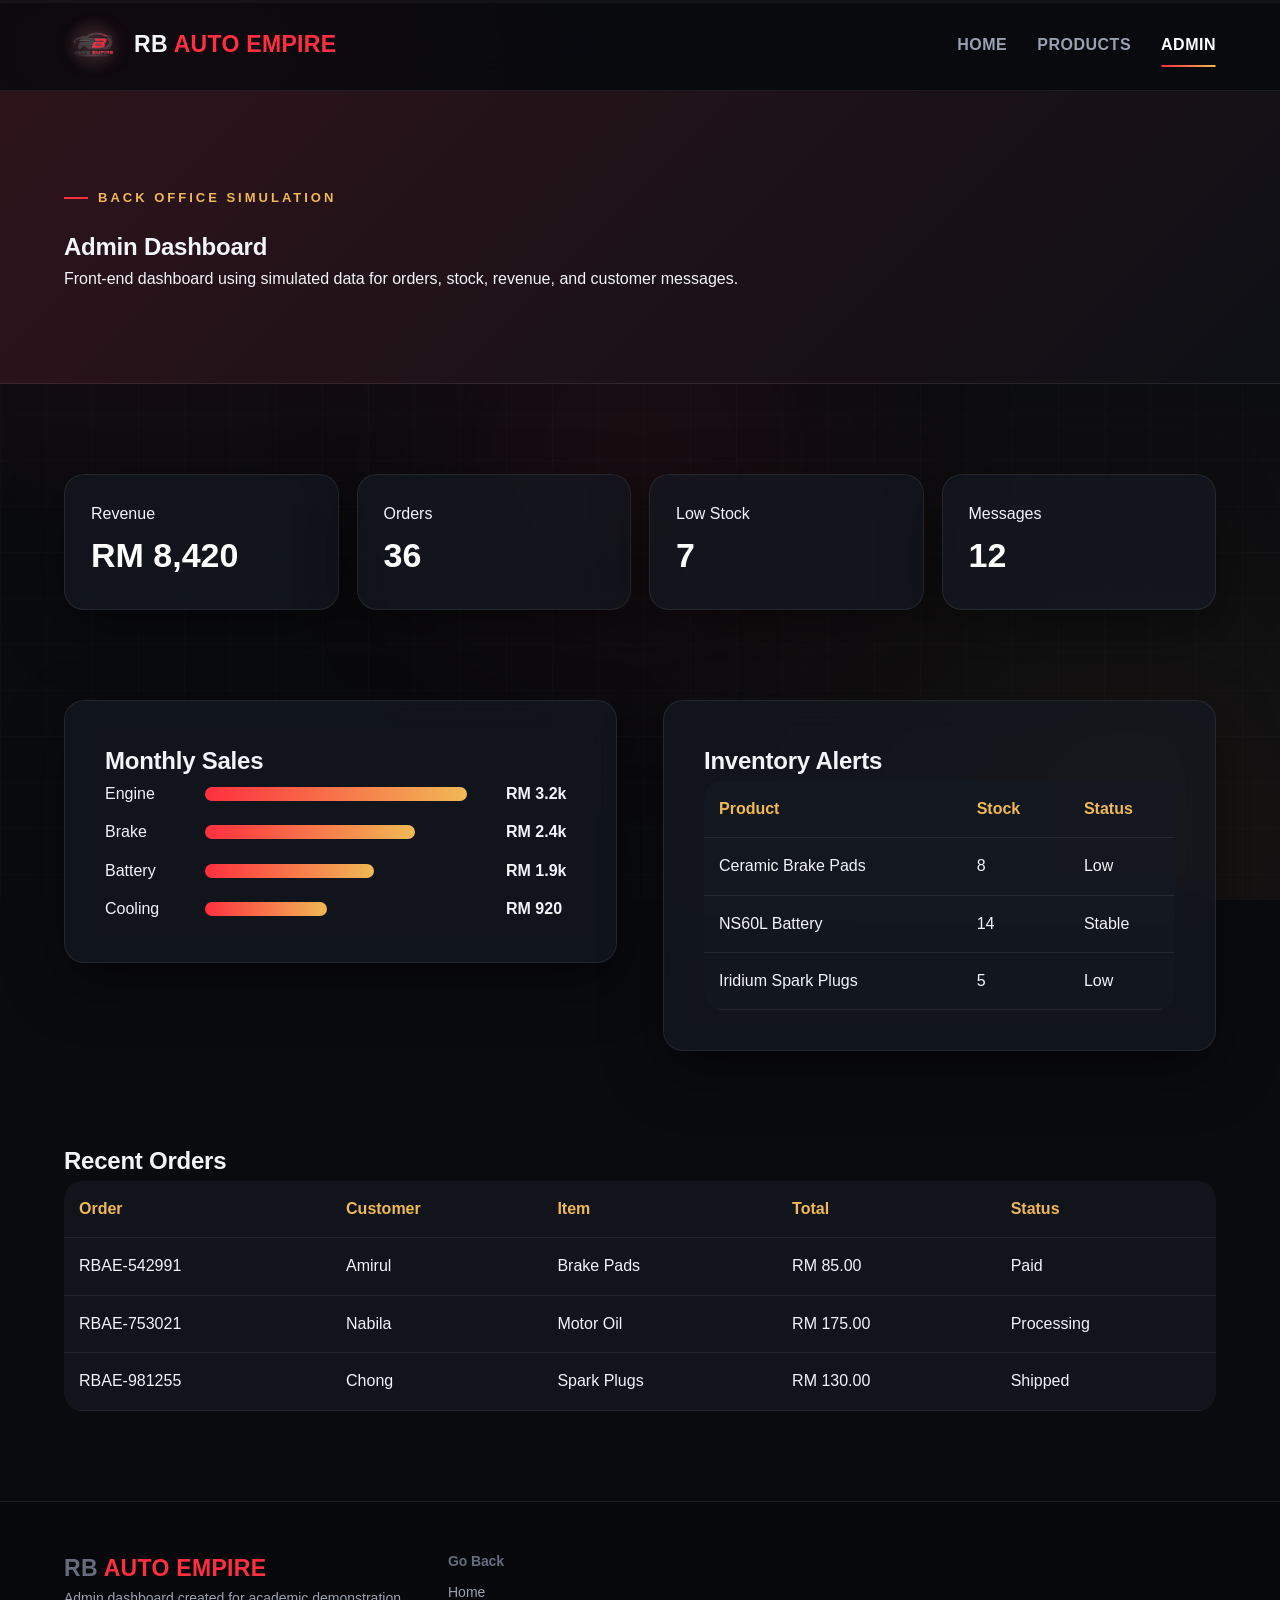
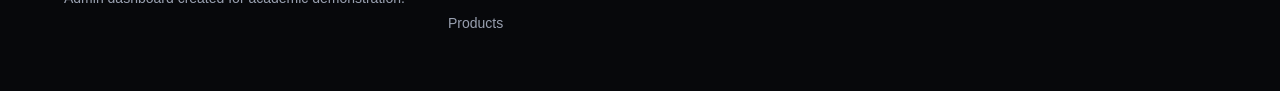
<file: admin.html>
<!doctype html>
<html lang="en">
  <head>
    <meta charset="UTF-8" />
    <meta name="viewport" content="width=device-width, initial-scale=1.0" />
    <title>RB Auto Empire | Admin Dashboard</title>
    <link rel="stylesheet" href="style.css" />
  </head>

  <body>
    <div class="redline-bar">
      <span style="width: 100%"></span>
    </div>

    <header class="site-header">
      <div class="container header-box">
        <a href="index.html" class="logo-area">
          <img
            src="images/RB_Auto_Empire_Logo.png"
            class="company-logo-img"
            alt="RB Auto Empire Logo"
          />
          <div class="logo-text">RB <span>AUTO EMPIRE</span></div>
        </a>

        <nav class="desktop-nav">
          <ul>
            <li><a href="index.html">Home</a></li>
            <li><a href="products.html">Products</a></li>
            <li><a href="admin.html" class="active">Admin</a></li>
          </ul>
        </nav>
      </div>
    </header>

    <main>
      <section class="admin-hero">
        <div class="container">
          <span class="eyebrow">Back Office Simulation</span>
          <h1>Admin Dashboard</h1>
          <p>
            Front-end dashboard using simulated data for orders, stock, revenue,
            and customer messages.
          </p>
        </div>
      </section>

      <section class="main-content">
        <div class="container">
          <div class="admin-grid">
            <div class="admin-card">
              <p>Revenue</p>
              <strong>RM 8,420</strong>
            </div>

            <div class="admin-card">
              <p>Orders</p>
              <strong>36</strong>
            </div>

            <div class="admin-card">
              <p>Low Stock</p>
              <strong>7</strong>
            </div>

            <div class="admin-card">
              <p>Messages</p>
              <strong>12</strong>
            </div>
          </div>
        </div>
      </section>

      <section class="main-content" style="padding-top: 0">
        <div class="container about-grid">
          <div class="glass-box">
            <h2>Monthly Sales</h2>

            <div class="bar-chart">
              <div class="bar-row">
                <span>Engine</span>
                <div>
                  <div class="bar-fill" style="width: 90%"></div>
                </div>
                <b>RM 3.2k</b>
              </div>

              <div class="bar-row">
                <span>Brake</span>
                <div>
                  <div class="bar-fill" style="width: 72%"></div>
                </div>
                <b>RM 2.4k</b>
              </div>

              <div class="bar-row">
                <span>Battery</span>
                <div>
                  <div class="bar-fill" style="width: 58%"></div>
                </div>
                <b>RM 1.9k</b>
              </div>

              <div class="bar-row">
                <span>Cooling</span>
                <div>
                  <div class="bar-fill" style="width: 42%"></div>
                </div>
                <b>RM 920</b>
              </div>
            </div>
          </div>

          <div class="glass-box">
            <h2>Inventory Alerts</h2>

            <div class="table-scroll">
              <table class="admin-table">
                <tr>
                  <th>Product</th>
                  <th>Stock</th>
                  <th>Status</th>
                </tr>

                <tr>
                  <td>Ceramic Brake Pads</td>
                  <td>8</td>
                  <td>Low</td>
                </tr>

                <tr>
                  <td>NS60L Battery</td>
                  <td>14</td>
                  <td>Stable</td>
                </tr>

                <tr>
                  <td>Iridium Spark Plugs</td>
                  <td>5</td>
                  <td>Low</td>
                </tr>
              </table>
            </div>
          </div>
        </div>
      </section>

      <section class="main-content" style="padding-top: 0">
        <div class="container">
          <h2>Recent Orders</h2>

          <div class="table-scroll">
            <table class="admin-table">
              <tr>
                <th>Order</th>
                <th>Customer</th>
                <th>Item</th>
                <th>Total</th>
                <th>Status</th>
              </tr>

              <tr>
                <td>RBAE-542991</td>
                <td>Amirul</td>
                <td>Brake Pads</td>
                <td>RM 85.00</td>
                <td>Paid</td>
              </tr>

              <tr>
                <td>RBAE-753021</td>
                <td>Nabila</td>
                <td>Motor Oil</td>
                <td>RM 175.00</td>
                <td>Processing</td>
              </tr>

              <tr>
                <td>RBAE-981255</td>
                <td>Chong</td>
                <td>Spark Plugs</td>
                <td>RM 130.00</td>
                <td>Shipped</td>
              </tr>
            </table>
          </div>
        </div>
      </section>
    </main>

    <footer class="mega-footer">
      <div class="container footer-grid">
        <div>
          <div class="logo-text">RB <span>AUTO EMPIRE</span></div>
          <p>Admin dashboard created for academic demonstration.</p>
        </div>

        <div>
          <h4>Go Back</h4>
          <a href="index.html">Home</a>
          <a href="products.html">Products</a>
        </div>
      </div>
    </footer>

    <script src="script.js"></script>
  </body>
</html>
</file>
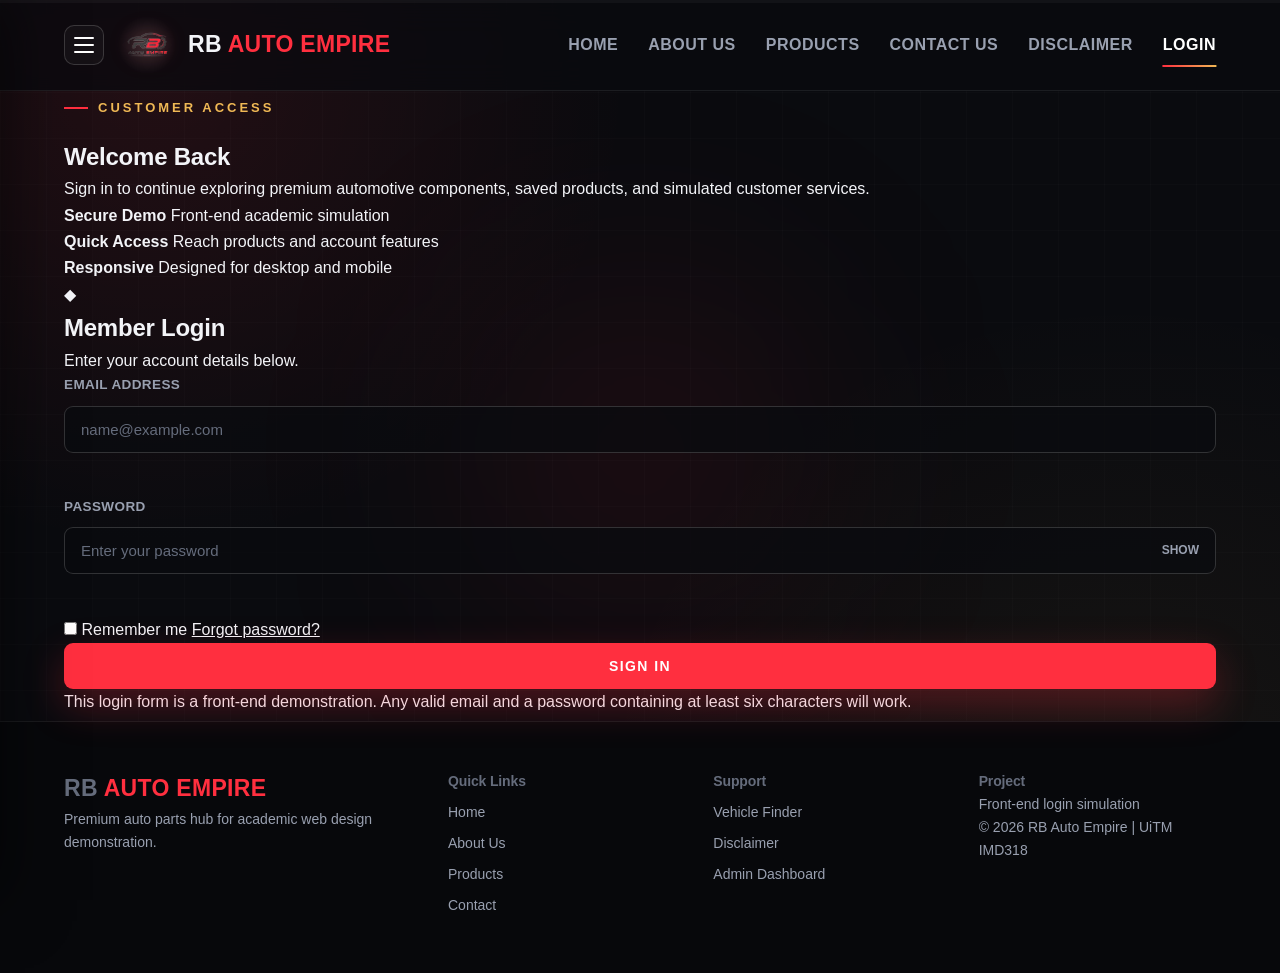
<file: login.html>
<!doctype html>
<html lang="en">
  <head>
    <meta charset="UTF-8" />
    <meta name="viewport" content="width=device-width, initial-scale=1.0" />
    <meta
      name="description"
      content="Login to the RB Auto Empire customer portal."
    />
    <title>RB Auto Empire | Login</title>
    <link rel="stylesheet" href="style.css" />
  </head>

  <body class="login-page">
    <div class="page-loader" id="pageLoader">
      <div class="loader-mark"></div>
    </div>
    <div class="redline-bar"><span></span></div>

    <header class="site-header">
      <div class="container header-box">
        <div class="left-group">
          <button
            class="menu-toggle"
            id="mobile-menu"
            type="button"
            aria-label="Open sidebar menu"
            aria-expanded="false"
          >
            <span class="bar"></span>
            <span class="bar"></span>
            <span class="bar"></span>
          </button>

          <a href="index.html" class="logo-area" aria-label="RB Auto Empire Home">
            <img
              src="images/RB_Auto_Empire_Logo.png"
              alt="RB Auto Empire Logo"
              class="company-logo-img"
            />
            <div class="logo-text">RB <span>AUTO EMPIRE</span></div>
          </a>
        </div>

        <nav class="desktop-nav" aria-label="Main navigation">
          <ul>
            <li><a href="index.html">Home</a></li>
            <li><a href="about.html">About Us</a></li>
            <li><a href="products.html">Products</a></li>
            <li><a href="contact.html">Contact Us</a></li>
            <li><a href="disclaimer.html">Disclaimer</a></li>
            <li><a href="login.html" class="active nav-login">Login</a></li>
          </ul>
        </nav>
      </div>
    </header>

    <nav class="sidebar" id="sidebar-menu" aria-label="Sidebar navigation">
      <div class="sidebar-top">
        <div class="sidebar-brand">RB <span>AUTO EMPIRE</span></div>
        <p>Premium auto parts hub</p>
      </div>
      <ul>
        <li><a href="index.html">Home</a></li>
        <li><a href="about.html">About Us</a></li>
        <li><a href="products.html">Products</a></li>
        <li><a href="contact.html">Contact Us</a></li>
        <li><a href="disclaimer.html">Disclaimer</a></li>
        <li><a href="login.html" class="active">Login</a></li>
      </ul>
    </nav>
    <div class="overlay" id="overlay"></div>

    <main class="login-main">
      <section class="login-section" aria-labelledby="loginTitle">
        <div class="login-backdrop" aria-hidden="true"></div>

        <div class="container login-layout">
          <div class="login-intro">
            <span class="eyebrow">Customer Access</span>
            <h1 id="loginTitle">Welcome Back</h1>
            <p>
              Sign in to continue exploring premium automotive components,
              saved products, and simulated customer services.
            </p>

            <div class="login-benefits">
              <div>
                <strong>Secure Demo</strong>
                <span>Front-end academic simulation</span>
              </div>
              <div>
                <strong>Quick Access</strong>
                <span>Reach products and account features</span>
              </div>
              <div>
                <strong>Responsive</strong>
                <span>Designed for desktop and mobile</span>
              </div>
            </div>
          </div>

          <div class="login-card">
            <div class="login-card-heading">
              <span class="login-icon" aria-hidden="true">◆</span>
              <h2>Member Login</h2>
              <p>Enter your account details below.</p>
            </div>

            <form id="loginForm" class="login-form" novalidate>
              <div class="form-group">
                <label for="loginEmail">Email Address</label>
                <input
                  id="loginEmail"
                  name="email"
                  type="email"
                  placeholder="name@example.com"
                  autocomplete="email"
                  required
                />
                <small class="field-error" id="emailError"></small>
              </div>

              <div class="form-group">
                <label for="loginPassword">Password</label>
                <div class="password-field">
                  <input
                    id="loginPassword"
                    name="password"
                    type="password"
                    placeholder="Enter your password"
                    autocomplete="current-password"
                    minlength="6"
                    required
                  />
                  <button
                    id="togglePassword"
                    class="password-toggle"
                    type="button"
                    aria-label="Show password"
                    aria-pressed="false"
                  >
                    Show
                  </button>
                </div>
                <small class="field-error" id="passwordError"></small>
              </div>

              <div class="login-options">
                <label class="remember-option">
                  <input id="rememberLogin" type="checkbox" />
                  <span>Remember me</span>
                </label>
                <a href="#" id="forgotPassword">Forgot password?</a>
              </div>

              <button class="btn full-btn login-submit" type="submit">
                <span class="login-button-text">Sign In</span>
                <span class="login-spinner" aria-hidden="true"></span>
              </button>

              <p class="login-demo-note">
                This login form is a front-end demonstration. Any valid email
                and a password containing at least six characters will work.
              </p>
            </form>

            <div
              class="login-status"
              id="loginStatus"
              role="status"
              aria-live="polite"
            ></div>
          </div>
        </div>
      </section>
    </main>

    <footer class="mega-footer">
      <div class="container footer-grid">
        <div>
          <div class="logo-text">RB <span>AUTO EMPIRE</span></div>
          <p>Premium auto parts hub for academic web design demonstration.</p>
        </div>
        <div>
          <h4>Quick Links</h4>
          <a href="index.html">Home</a>
          <a href="about.html">About Us</a>
          <a href="products.html">Products</a>
          <a href="contact.html">Contact</a>
        </div>
        <div>
          <h4>Support</h4>
          <a href="products.html#vehicleFinder">Vehicle Finder</a>
          <a href="disclaimer.html">Disclaimer</a>
          <a href="admin.html">Admin Dashboard</a>
        </div>
        <div>
          <h4>Project</h4>
          <p>Front-end login simulation</p>
          <p>&copy; 2026 RB Auto Empire | UiTM IMD318</p>
        </div>
      </div>
    </footer>

    <button class="back-to-top" id="backToTop" aria-label="Back to top">↑</button>
    <script src="script.js"></script>
  </body>
</html>
</file>
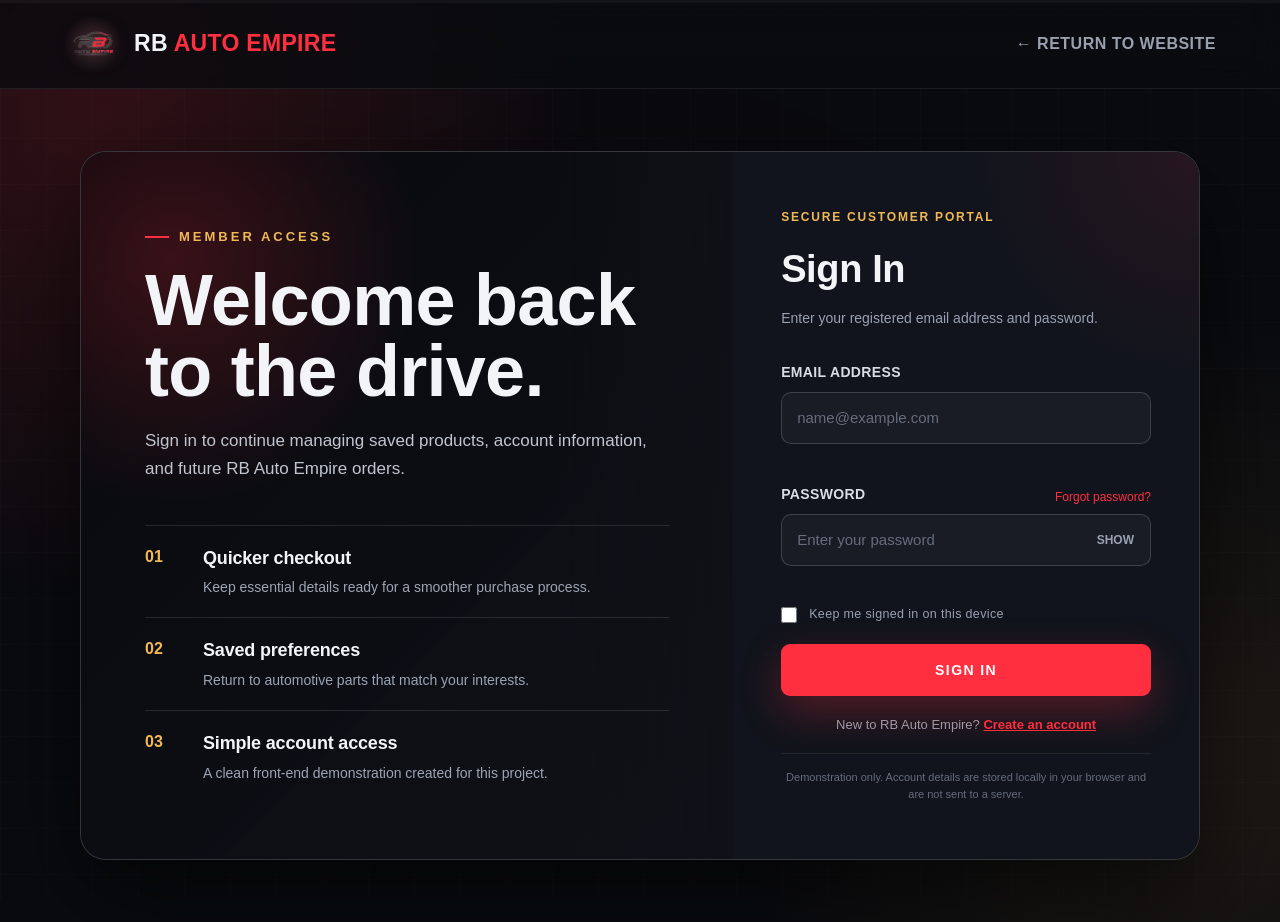
<file: signin.html>
<!doctype html>
<html lang="en">
  <head>
    <meta charset="UTF-8" />
    <meta name="viewport" content="width=device-width, initial-scale=1.0" />
    <meta
      name="description"
      content="Sign in to your RB Auto Empire customer account."
    />
    <title>RB Auto Empire | Sign In</title>
    <link rel="stylesheet" href="style.css" />
  </head>
  <body class="auth-page">
    <div class="page-loader" id="pageLoader">
      <div class="loader-mark"></div>
    </div>
    <div class="redline-bar"><span></span></div>

    <header class="auth-header">
      <div class="container auth-header-inner">
        <a href="index.html" class="logo-area" aria-label="RB Auto Empire Home">
          <img
            src="images/RB_Auto_Empire_Logo.png"
            alt="RB Auto Empire Logo"
            class="company-logo-img"
          />
          <div class="logo-text">RB <span>AUTO EMPIRE</span></div>
        </a>
        <a href="index.html" class="auth-return">← Return to website</a>
      </div>
    </header>

    <main class="auth-main">
      <section class="auth-shell" aria-labelledby="signinTitle">
        <div class="auth-showcase">
          <span class="eyebrow">Member Access</span>
          <h1>Welcome back to the drive.</h1>
          <p>
            Sign in to continue managing saved products, account information,
            and future RB Auto Empire orders.
          </p>

          <div class="auth-benefits">
            <div class="auth-benefit">
              <span>01</span>
              <div>
                <h3>Quicker checkout</h3>
                <p>Keep essential details ready for a smoother purchase process.</p>
              </div>
            </div>
            <div class="auth-benefit">
              <span>02</span>
              <div>
                <h3>Saved preferences</h3>
                <p>Return to automotive parts that match your interests.</p>
              </div>
            </div>
            <div class="auth-benefit">
              <span>03</span>
              <div>
                <h3>Simple account access</h3>
                <p>A clean front-end demonstration created for this project.</p>
              </div>
            </div>
          </div>
        </div>

        <div class="auth-card">
          <div class="auth-card-heading">
            <span class="auth-mini-label">Secure customer portal</span>
            <h2 id="signinTitle">Sign In</h2>
            <p>Enter your registered email address and password.</p>
          </div>

          <form class="auth-form" id="signinForm" novalidate>
            <div class="form-group">
              <label for="signinEmail">Email Address</label>
              <input
                type="email"
                id="signinEmail"
                name="email"
                placeholder="name@example.com"
                autocomplete="email"
                required
              />
              <small class="field-error" data-error-for="signinEmail"></small>
            </div>

            <div class="form-group">
              <div class="label-row">
                <label for="signinPassword">Password</label>
                <button type="button" class="text-button" id="forgotPassword">
                  Forgot password?
                </button>
              </div>
              <div class="password-field">
                <input
                  type="password"
                  id="signinPassword"
                  name="password"
                  placeholder="Enter your password"
                  autocomplete="current-password"
                  minlength="6"
                  required
                />
                <button
                  type="button"
                  class="password-toggle"
                  data-password-toggle="signinPassword"
                  aria-label="Show password"
                >
                  Show
                </button>
              </div>
              <small class="field-error" data-error-for="signinPassword"></small>
            </div>

            <label class="check-row">
              <input type="checkbox" id="rememberAccount" />
              <span>Keep me signed in on this device</span>
            </label>

            <button type="submit" class="btn full-btn auth-submit">
              Sign In
            </button>

            <p class="auth-switch">
              New to RB Auto Empire?
              <a href="signup.html">Create an account</a>
            </p>

            <p class="auth-demo-note">
              Demonstration only. Account details are stored locally in your browser
              and are not sent to a server.
            </p>
          </form>
        </div>
      </section>
    </main>

    <script src="script.js"></script>
  </body>
</html>
</file>
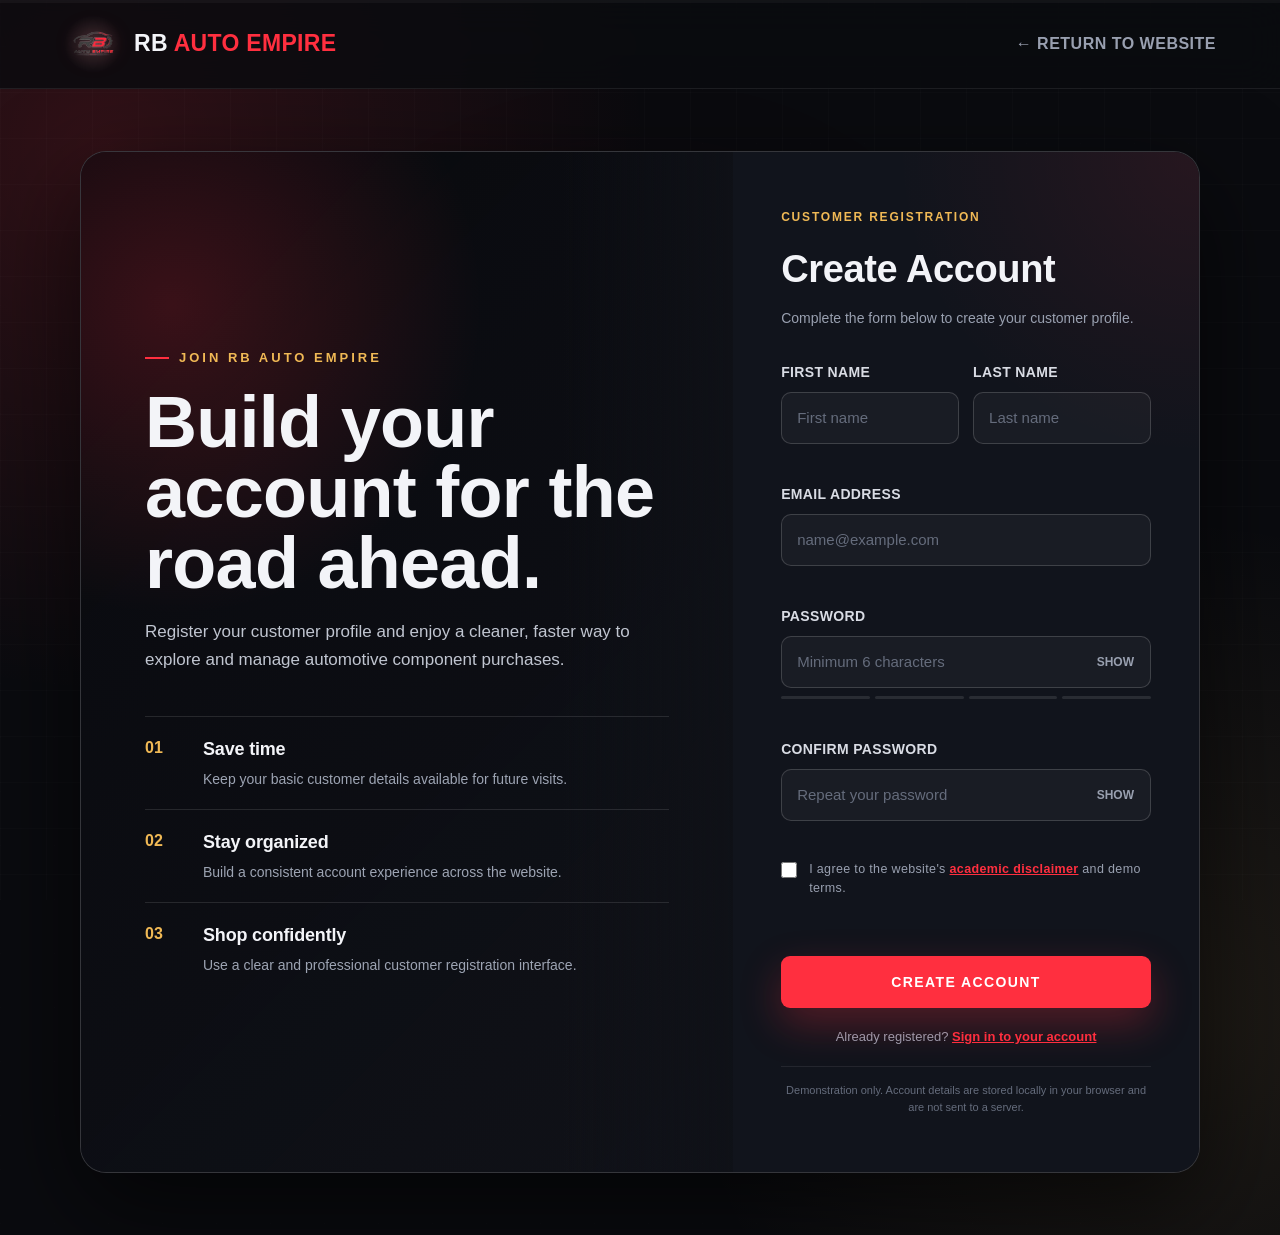
<file: signup.html>
<!doctype html>
<html lang="en">
  <head>
    <meta charset="UTF-8" />
    <meta name="viewport" content="width=device-width, initial-scale=1.0" />
    <meta
      name="description"
      content="Create an RB Auto Empire customer account."
    />
    <title>RB Auto Empire | Create Account</title>
    <link rel="stylesheet" href="style.css" />
  </head>
  <body class="auth-page">
    <div class="page-loader" id="pageLoader">
      <div class="loader-mark"></div>
    </div>
    <div class="redline-bar"><span></span></div>

    <header class="auth-header">
      <div class="container auth-header-inner">
        <a href="index.html" class="logo-area" aria-label="RB Auto Empire Home">
          <img
            src="images/RB_Auto_Empire_Logo.png"
            alt="RB Auto Empire Logo"
            class="company-logo-img"
          />
          <div class="logo-text">RB <span>AUTO EMPIRE</span></div>
        </a>
        <a href="index.html" class="auth-return">← Return to website</a>
      </div>
    </header>

    <main class="auth-main">
      <section class="auth-shell auth-shell-signup" aria-labelledby="signupTitle">
        <div class="auth-showcase">
          <span class="eyebrow">Join RB Auto Empire</span>
          <h1>Build your account for the road ahead.</h1>
          <p>
            Register your customer profile and enjoy a cleaner, faster way to
            explore and manage automotive component purchases.
          </p>

          <div class="auth-benefits">
            <div class="auth-benefit">
              <span>01</span>
              <div>
                <h3>Save time</h3>
                <p>Keep your basic customer details available for future visits.</p>
              </div>
            </div>
            <div class="auth-benefit">
              <span>02</span>
              <div>
                <h3>Stay organized</h3>
                <p>Build a consistent account experience across the website.</p>
              </div>
            </div>
            <div class="auth-benefit">
              <span>03</span>
              <div>
                <h3>Shop confidently</h3>
                <p>Use a clear and professional customer registration interface.</p>
              </div>
            </div>
          </div>
        </div>

        <div class="auth-card">
          <div class="auth-card-heading">
            <span class="auth-mini-label">Customer registration</span>
            <h2 id="signupTitle">Create Account</h2>
            <p>Complete the form below to create your customer profile.</p>
          </div>

          <form class="auth-form" id="signupForm" novalidate>
            <div class="auth-name-grid">
              <div class="form-group">
                <label for="signupFirstName">First Name</label>
                <input
                  type="text"
                  id="signupFirstName"
                  name="firstName"
                  placeholder="First name"
                  autocomplete="given-name"
                  required
                />
                <small class="field-error" data-error-for="signupFirstName"></small>
              </div>

              <div class="form-group">
                <label for="signupLastName">Last Name</label>
                <input
                  type="text"
                  id="signupLastName"
                  name="lastName"
                  placeholder="Last name"
                  autocomplete="family-name"
                  required
                />
                <small class="field-error" data-error-for="signupLastName"></small>
              </div>
            </div>

            <div class="form-group">
              <label for="signupEmail">Email Address</label>
              <input
                type="email"
                id="signupEmail"
                name="email"
                placeholder="name@example.com"
                autocomplete="email"
                required
              />
              <small class="field-error" data-error-for="signupEmail"></small>
            </div>

            <div class="form-group">
              <label for="signupPassword">Password</label>
              <div class="password-field">
                <input
                  type="password"
                  id="signupPassword"
                  name="password"
                  placeholder="Minimum 6 characters"
                  autocomplete="new-password"
                  minlength="6"
                  required
                />
                <button
                  type="button"
                  class="password-toggle"
                  data-password-toggle="signupPassword"
                  aria-label="Show password"
                >
                  Show
                </button>
              </div>
              <div class="password-strength" id="passwordStrength" aria-live="polite">
                <span></span>
                <span></span>
                <span></span>
                <span></span>
              </div>
              <small class="field-error" data-error-for="signupPassword"></small>
            </div>

            <div class="form-group">
              <label for="signupConfirmPassword">Confirm Password</label>
              <div class="password-field">
                <input
                  type="password"
                  id="signupConfirmPassword"
                  name="confirmPassword"
                  placeholder="Repeat your password"
                  autocomplete="new-password"
                  minlength="6"
                  required
                />
                <button
                  type="button"
                  class="password-toggle"
                  data-password-toggle="signupConfirmPassword"
                  aria-label="Show password"
                >
                  Show
                </button>
              </div>
              <small
                class="field-error"
                data-error-for="signupConfirmPassword"
              ></small>
            </div>

            <label class="check-row">
              <input type="checkbox" id="signupTerms" required />
              <span>
                I agree to the website's
                <a href="disclaimer.html">academic disclaimer</a> and demo terms.
              </span>
            </label>
            <small class="field-error" data-error-for="signupTerms"></small>

            <button type="submit" class="btn full-btn auth-submit">
              Create Account
            </button>

            <p class="auth-switch">
              Already registered?
              <a href="signin.html">Sign in to your account</a>
            </p>

            <p class="auth-demo-note">
              Demonstration only. Account details are stored locally in your browser
              and are not sent to a server.
            </p>
          </form>
        </div>
      </section>
    </main>

    <script src="script.js"></script>
  </body>
</html>
</file>
<file: style.css>
:root {
  --ink: #0a0b0f;
  --ink-2: #0e1015;
  --panel: #14171e;
  --panel-2: #1b1f28;
  --panel-glass: rgba(21, 25, 33, 0.7);
  --line: rgba(255, 255, 255, 0.08);
  --line-strong: rgba(255, 255, 255, 0.16);

  --redline: #ff2f3f;
  --redline-deep: #c81626;
  --redline-glow: rgba(255, 47, 63, 0.35);
  --brass: #f0b955;
  --brass-dim: #c99a4c;

  --text: #f3f4f8;
  --text-dim: #99a0b0;
  --text-faint: #656c7c;

  --shadow-soft: 0 20px 60px rgba(0, 0, 0, 0.45);
  --shadow-lift: 0 26px 70px rgba(0, 0, 0, 0.55);
  --shadow-red: 0 16px 40px rgba(255, 47, 63, 0.28);

  --ease: cubic-bezier(0.16, 0.84, 0.32, 1);
  --fast: 0.22s var(--ease);
  --med: 0.4s var(--ease);
  --slow: 0.7s var(--ease);

  --radius: 14px;
  --radius-lg: 20px;
}

@media (prefers-reduced-motion: reduce) {
  *,
  *::before,
  *::after {
    animation-duration: 0.001ms !important;
    animation-iteration-count: 1 !important;
    transition-duration: 0.001ms !important;
    scroll-behavior: auto !important;
  }
}

* {
  margin: 0;
  padding: 0;
  box-sizing: border-box;
}

html {
  scroll-behavior: smooth;
}

body {
  font-family:
    "Inter",
    -apple-system,
    Helvetica,
    Arial,
    sans-serif;
  font-size: 16px;
  color: var(--text);
  line-height: 1.65;
  overflow-x: hidden;
  background:
    radial-gradient(circle at 12% 8%, rgba(255, 47, 63, 0.1), transparent 34%),
    radial-gradient(
      circle at 88% 92%,
      rgba(240, 185, 85, 0.06),
      transparent 38%
    ),
    var(--ink);
  background-attachment: fixed;
}

/* faint schematic grid — reads as blueprint / spec-sheet, not decoration */
body::after {
  content: "";
  position: fixed;
  inset: 0;
  pointer-events: none;
  z-index: -1;
  background-image:
    linear-gradient(rgba(255, 255, 255, 0.014) 1px, transparent 1px),
    linear-gradient(90deg, rgba(255, 255, 255, 0.014) 1px, transparent 1px);
  background-size: 46px 46px;
}

/* cursor-follow glow, tuned down from the original */
body::before {
  content: "";
  position: fixed;
  width: 340px;
  height: 340px;
  left: var(--x, 50%);
  top: var(--y, 50%);
  transform: translate(-50%, -50%);
  border-radius: 50%;
  background: rgba(255, 47, 63, 0.09);
  filter: blur(120px);
  pointer-events: none;
  z-index: -1;
  transition:
    left 0.5s ease-out,
    top 0.5s ease-out;
}

h1,
h2,
h3,
h4,
.logo-text,
.sidebar-brand {
  font-family: "Rajdhani", "Inter", sans-serif;
  letter-spacing: -0.01em;
}

.container {
  width: 90%;
  max-width: 1200px;
  margin: auto;
}

img {
  max-width: 100%;
  display: block;
}

main {
  min-height: 70vh;
}

::selection {
  background: var(--redline);
  color: #fff;
}

::-webkit-scrollbar {
  width: 9px;
}
::-webkit-scrollbar-track {
  background: var(--ink);
}
::-webkit-scrollbar-thumb {
  background: var(--panel-2);
  border-radius: 20px;
  border: 2px solid var(--ink);
}
::-webkit-scrollbar-thumb:hover {
  background: var(--redline-deep);
}

a {
  color: inherit;
}

/* Redline bar — signature element. A thin animated gauge that tracks 
scroll progress, echoing a tachometer needle sweep across every page. */
.redline-bar {
  position: fixed;
  top: 0;
  left: 0;
  width: 100%;
  height: 3px;
  z-index: 1200;
  background: rgba(255, 255, 255, 0.04);
}

.redline-bar span {
  display: block;
  height: 100%;
  width: 0%;
  background: linear-gradient(90deg, var(--brass), var(--redline));
  box-shadow: 0 0 12px var(--redline-glow);
  transition: width 0.12s linear;
}

/* Header */
.site-header {
  position: sticky;
  top: 0;
  z-index: 1000;
  padding: 16px 0;
  background: rgba(10, 11, 15, 0.78);
  backdrop-filter: blur(18px) saturate(140%);
  border-bottom: 1px solid var(--line);
  transition:
    padding var(--med),
    background var(--med),
    box-shadow var(--med);
}

.site-header.scrolled {
  padding: 10px 0;
  background: rgba(10, 11, 15, 0.92);
  box-shadow: 0 10px 34px rgba(0, 0, 0, 0.4);
}

.header-box {
  display: flex;
  align-items: center;
  gap: 18px;
}

.left-group {
  display: flex;
  align-items: center;
  gap: 14px;
  flex-shrink: 0;
}

.logo-area {
  display: flex;
  align-items: center;
  gap: 12px;
  text-decoration: none;
  color: var(--text);
}

.company-logo-img {
  width: 58px;
  height: 58px;
  object-fit: contain;
  border-radius: 50%;
  background: radial-gradient(
    circle,
    rgba(255, 255, 255, 0.12),
    transparent 70%
  );
  filter: brightness(2.4) contrast(1.15)
    drop-shadow(0 0 10px var(--redline-glow));
  transition:
    transform var(--med),
    filter var(--med);
}

.logo-area:hover .company-logo-img {
  transform: scale(1.07) rotate(-4deg);
  filter: brightness(2.7) contrast(1.25)
    drop-shadow(0 0 16px var(--redline-glow));
}

.logo-text {
  font-size: 23px;
  font-weight: 700;
  letter-spacing: 0.3px;
  white-space: nowrap;
  text-transform: uppercase;
}

.logo-text span,
.sidebar-brand span {
  color: var(--redline);
}

.menu-toggle {
  display: flex;
  flex-direction: column;
  justify-content: center;
  gap: 5px;
  width: 40px;
  height: 40px;
  cursor: pointer;
  z-index: 1700;
  flex-shrink: 0;
  border: 1px solid var(--line-strong);
  background: rgba(255, 255, 255, 0.03);
  border-radius: 10px;
  align-items: center;
  transition:
    background var(--fast),
    border-color var(--fast);
}

.menu-toggle:hover {
  background: rgba(255, 47, 63, 0.12);
  border-color: var(--redline);
}

.bar {
  display: block;
  width: 20px;
  height: 2px;
  background: #fff;
  border-radius: 6px;
  transition:
    transform var(--fast),
    opacity var(--fast),
    background var(--fast);
}

.menu-toggle.is-active .bar:nth-child(1) {
  transform: translateY(7px) rotate(45deg);
  background: var(--redline);
}
.menu-toggle.is-active .bar:nth-child(2) {
  opacity: 0;
}
.menu-toggle.is-active .bar:nth-child(3) {
  transform: translateY(-7px) rotate(-45deg);
  background: var(--redline);
}

.desktop-nav {
  margin-left: auto;
}

.desktop-nav ul {
  list-style: none;
  display: flex;
  align-items: center;
  gap: 30px;
}

.desktop-nav a {
  position: relative;
  color: var(--text-dim);
  text-decoration: none;
  font-family: "Rajdhani", sans-serif;
  font-weight: 600;
  font-size: 16px;
  letter-spacing: 0.5px;
  text-transform: uppercase;
  padding: 8px 0;
  transition: color var(--fast);
}

.desktop-nav a::after {
  content: "";
  position: absolute;
  left: 50%;
  bottom: -6px;
  width: 0;
  height: 2px;
  background: linear-gradient(90deg, var(--redline), var(--brass));
  transform: translateX(-50%);
  transition: width var(--fast);
}

.desktop-nav a:hover,
.desktop-nav a.active {
  color: #fff;
}
.desktop-nav a:hover::after,
.desktop-nav a.active::after {
  width: 100%;
}

/* Sidebar */
.sidebar {
  position: fixed;
  top: 0;
  left: -330px;
  width: 310px;
  height: 100vh;
  z-index: 1600;
  padding: 92px 30px 30px;
  background: linear-gradient(180deg, var(--panel), var(--ink-2));
  border-right: 1px solid var(--line-strong);
  box-shadow: 24px 0 60px rgba(0, 0, 0, 0.55);
  transition: left 0.45s var(--ease);
}

.sidebar.active {
  left: 0;
}

.sidebar-top {
  padding-bottom: 22px;
  margin-bottom: 20px;
  border-bottom: 1px solid var(--line);
}

.sidebar-brand {
  font-size: 22px;
  font-weight: 700;
  letter-spacing: 0.5px;
  text-transform: uppercase;
}

.sidebar-top p {
  color: var(--text-dim);
  font-size: 13px;
  margin-top: 4px;
}

.sidebar ul {
  list-style: none;
  display: flex;
  flex-direction: column;
  gap: 14px;
}

.sidebar a {
  display: block;
  color: var(--text-dim);
  text-decoration: none;
  font-family: "Rajdhani", sans-serif;
  font-size: 19px;
  font-weight: 600;
  text-transform: uppercase;
  letter-spacing: 0.4px;
  padding: 12px 4px;
  border-bottom: 1px solid var(--line);
  transition:
    color var(--fast),
    padding-left var(--fast),
    border-color var(--fast);
}

.sidebar a:hover,
.sidebar a.active {
  color: var(--redline);
  padding-left: 12px;
  border-color: var(--redline-glow);
}

.overlay {
  position: fixed;
  inset: 0;
  z-index: 1500;
  background: rgba(0, 0, 0, 0.6);
  backdrop-filter: blur(4px);
  opacity: 0;
  visibility: hidden;
  transition:
    opacity var(--med),
    visibility var(--med);
}

.overlay.active {
  opacity: 1;
  visibility: visible;
}

/* Hero */
.hero,
.page-hero {
  position: relative;
  overflow: hidden;
  border-bottom: 1px solid var(--line);
  background:
    linear-gradient(
      120deg,
      rgba(8, 9, 13, 0.94) 15%,
      rgba(8, 9, 13, 0.68) 60%,
      rgba(8, 9, 13, 0.88)
    ),
    url("https://images.unsplash.com/photo-1617788138017-80ad40651399?q=80&w=1920")
      no-repeat center center/cover;
}

.hero {
  min-height: calc(100vh - 86px);
  display: flex;
  align-items: center;
  padding: 130px 0 100px;
}

.compact-hero {
  padding: 100px 0;
}

.hero-content,
.page-hero .container {
  position: relative;
  z-index: 2;
  max-width: 740px;
}

/* corner-bracket frame — HUD / instrument-panel motif reused across 
hero and cards as the page's signature detail */
.hero-content {
  padding-left: 26px;
  border-left: 2px solid var(--redline);
}

.eyebrow {
  display: inline-flex;
  align-items: center;
  gap: 10px;
  color: var(--brass);
  font-family: "Rajdhani", sans-serif;
  font-weight: 700;
  text-transform: uppercase;
  font-size: 13px;
  letter-spacing: 3px;
  margin-bottom: 18px;
}

.eyebrow::before {
  content: "";
  width: 24px;
  height: 2px;
  background: var(--redline);
}

.hero h1,
.page-hero h1 {
  font-size: 58px;
  line-height: 1.05;
  margin-bottom: 22px;
  font-weight: 700;
  letter-spacing: -1.2px;
  opacity: 0;
  animation: riseIn 0.8s var(--ease) 0.1s forwards;
}

.page-hero h1 {
  font-size: 44px;
}

.hero p,
.page-hero p {
  font-size: 18px;
  margin-bottom: 36px;
  color: var(--text-dim);
  max-width: 620px;
  opacity: 0;
  animation: riseIn 0.8s var(--ease) 0.28s forwards;
}

.hero .btn {
  opacity: 0;
  animation: riseIn 0.8s var(--ease) 0.44s forwards;
}

/* Buttons */
.btn {
  position: relative;
  overflow: hidden;
  display: inline-flex;
  align-items: center;
  justify-content: center;
  background: var(--redline);
  color: #fff;
  padding: 15px 32px;
  text-decoration: none;
  border-radius: 9px;
  font-family: "Rajdhani", sans-serif;
  font-weight: 700;
  text-transform: uppercase;
  font-size: 14px;
  letter-spacing: 1.4px;
  border: none;
  cursor: pointer;
  box-shadow: var(--shadow-red);
  transition:
    transform var(--fast),
    background var(--fast),
    box-shadow var(--fast);
}

.btn::before {
  content: "";
  position: absolute;
  top: 0;
  left: -120%;
  width: 100%;
  height: 100%;
  background: linear-gradient(
    120deg,
    transparent,
    rgba(255, 255, 255, 0.4),
    transparent
  );
  transition: left 0.7s ease;
}

.btn:hover {
  background: var(--redline-deep);
  transform: translateY(-3px);
  box-shadow: 0 22px 46px var(--redline-glow);
}
.btn:hover::before {
  left: 120%;
}
.btn:active {
  transform: translateY(-1px);
}

.btn-outline {
  background: transparent;
  border: 1px solid var(--line-strong);
  box-shadow: none;
}
.btn-outline:hover {
  background: rgba(255, 255, 255, 0.06);
}

.small-btn {
  padding: 11px 18px;
  font-size: 12px;
}
.full-btn {
  width: 100%;
}

.text-link {
  color: var(--redline);
  font-family: "Rajdhani", sans-serif;
  font-weight: 700;
  text-decoration: none;
  font-size: 15px;
  display: inline-flex;
  align-items: center;
  gap: 6px;
  transition:
    gap var(--fast),
    color var(--fast);
}

.text-link:hover {
  gap: 10px;
  color: var(--brass);
}

/* Sections & cards */
section.main-content {
  padding: 90px 0;
}

.section-title {
  font-size: 36px;
  font-weight: 700;
  margin-bottom: 15px;
  letter-spacing: -0.6px;
}

.section-subtitle {
  color: var(--text-dim);
  margin-bottom: 54px;
  font-size: 16px;
  max-width: 680px;
}

.section-heading-center {
  text-align: center;
  margin: 10px auto 40px;
}
.section-heading-center .section-subtitle {
  margin-left: auto;
  margin-right: auto;
}
.section-heading-center .eyebrow {
  justify-content: center;
}
.section-heading-center .eyebrow::before {
  display: none;
}

.grid-cards {
  display: grid;
  grid-template-columns: repeat(auto-fit, minmax(280px, 1fr));
  gap: 28px;
}

.card,
.glass-box,
.showcase-box,
.contact-form,
.contact-info,
.submission-box {
  background: var(--panel-glass);
  backdrop-filter: blur(16px);
  border: 1px solid var(--line);
  border-radius: var(--radius-lg);
  box-shadow: var(--shadow-soft);
  min-width: 0;
}

.card {
  position: relative;
  display: flex;
  flex-direction: column;
  justify-content: space-between;
  overflow: hidden;
  transition:
    transform var(--med),
    box-shadow var(--med),
    border-color var(--med);
}

/* instrument-cluster corner brackets — the page's signature detail, 
dormant until hover, like a HUD locking onto the part */
.card::before,
.card::after {
  content: "";
  position: absolute;
  width: 22px;
  height: 22px;
  border: 2px solid var(--redline);
  z-index: 3;
  opacity: 0;
  transition: opacity var(--fast);
  pointer-events: none;
}

.card::before {
  top: 10px;
  left: 10px;
  border-right: none;
  border-bottom: none;
}
.card::after {
  bottom: 10px;
  right: 10px;
  border-left: none;
  border-top: none;
}

.card:hover::before,
.card:hover::after {
  opacity: 1;
}

.card:hover {
  transform: translateY(-10px);
  border-color: rgba(255, 47, 63, 0.55);
  box-shadow: var(--shadow-red), var(--shadow-lift);
}

.product-img-container {
  width: 100%;
  height: 216px;
  background: var(--panel-2);
  overflow: hidden;
  position: relative;
  border-bottom: 1px solid var(--line);
}

.product-img {
  width: 100%;
  height: 100%;
  object-fit: cover;
  transition: transform 0.7s var(--ease);
}
.card:hover .product-img {
  transform: scale(1.1);
}

.card-info {
  padding: 26px;
  flex-grow: 1;
  display: flex;
  flex-direction: column;
}

.card-category {
  display: inline-flex;
  align-self: flex-start;
  font-family: "Rajdhani", sans-serif;
  font-size: 12px;
  text-transform: uppercase;
  color: var(--brass);
  font-weight: 700;
  letter-spacing: 1.2px;
  margin-bottom: 10px;
  padding: 3px 9px;
  border: 1px solid rgba(240, 185, 85, 0.3);
  border-radius: 4px;
}

.card h3 {
  font-size: 21px;
  margin-bottom: 12px;
  font-weight: 600;
}

.card p {
  color: var(--text-dim);
  font-size: 14.5px;
  margin-bottom: 22px;
  flex-grow: 1;
}

.price-row {
  display: flex;
  justify-content: space-between;
  align-items: center;
  gap: 12px;
  margin-top: auto;
  padding-top: 16px;
  border-top: 1px dashed var(--line-strong);
}

.price {
  font-family: "Rajdhani", sans-serif;
  font-variant-numeric: tabular-nums;
  font-size: 23px;
  font-weight: 700;
  color: #fff;
  white-space: nowrap;
}

/* About / org chart */
.about-grid {
  display: grid;
  grid-template-columns: 1fr 1fr;
  gap: 46px;
  align-items: start;
}

.about-text,
.glass-box,
.showcase-box {
  padding: 40px;
}

.about-text p,
.showcase-box p {
  color: var(--text-dim);
  margin-bottom: 18px;
}

.vimi-item {
  margin-bottom: 28px;
}
.vimi-item:last-child {
  margin-bottom: 0;
}

.vimi-item h3 {
  color: var(--redline);
  font-size: 21px;
  margin-bottom: 10px;
  font-weight: 700;
  display: flex;
  align-items: center;
  gap: 10px;
}

.vimi-item h3::before {
  content: "";
  width: 16px;
  height: 2px;
  background: var(--brass);
  flex-shrink: 0;
}

.aesthetic-org {
  position: relative;
  margin: 20px auto 40px;
}

.org-chart-container {
  display: flex;
  flex-direction: column;
  align-items: center;
}

.org-row {
  display: flex;
  justify-content: center;
  width: 100%;
}

.org-connector-main {
  width: 2px;
  height: 46px;
  background: linear-gradient(var(--redline), var(--line));
  margin: 12px 0;
  position: relative;
}

.org-connector-main::after {
  content: "";
  position: absolute;
  left: 50%;
  bottom: -1px;
  transform: translateX(-50%);
  width: 74vw;
  max-width: 900px;
  height: 2px;
  background: linear-gradient(
    90deg,
    transparent,
    var(--line-strong),
    transparent
  );
}

.org-grid {
  display: grid;
  grid-template-columns: repeat(4, 1fr);
  gap: 22px;
  width: 100%;
  max-width: 1120px;
  margin-top: 18px;
}

.org-card {
  position: relative;
  text-align: center;
  padding: 30px 18px;
  border-radius: var(--radius-lg);
  background: linear-gradient(180deg, var(--panel-2), var(--ink-2));
  border: 1px solid var(--line);
  box-shadow: var(--shadow-soft);
  transition:
    transform var(--med),
    border-color var(--med),
    box-shadow var(--med);
}

.org-card::before {
  content: "";
  position: absolute;
  top: -19px;
  left: 50%;
  transform: translateX(-50%);
  width: 2px;
  height: 18px;
  background: var(--line-strong);
}

.org-card.leader {
  width: min(440px, 100%);
  display: flex;
  align-items: center;
  text-align: left;
  gap: 24px;
  padding: 28px;
  border-color: rgba(255, 47, 63, 0.5);
  background: linear-gradient(135deg, rgba(255, 47, 63, 0.1), var(--panel-2));
}

.org-card.leader::before {
  display: none;
}

.org-card:hover {
  transform: translateY(-8px);
  border-color: var(--redline);
  box-shadow: var(--shadow-red), var(--shadow-soft);
}

.org-img {
  width: 84px;
  height: 84px;
  border-radius: 50%;
  object-fit: cover;
  border: 3px solid var(--line-strong);
  display: block;
  margin: 0 auto 16px;
  background: var(--panel-2);
  transition:
    transform var(--med),
    border-color var(--med);
}

.org-card.leader .org-img {
  width: 104px;
  height: 104px;
  margin: 0;
  border-color: var(--redline);
  box-shadow: 0 0 20px var(--redline-glow);
  flex-shrink: 0;
}

.org-card:hover .org-img {
  transform: scale(1.06);
  border-color: var(--redline);
}

.org-card h4 {
  font-size: 15px;
  line-height: 1.35;
  margin-bottom: 8px;
  font-weight: 600;
}
.org-card.leader h4 {
  font-size: 19px;
}

.org-role {
  font-family: "Rajdhani", sans-serif;
  font-size: 12.5px;
  color: var(--brass);
  font-weight: 700;
  text-transform: uppercase;
  letter-spacing: 0.8px;
}

/* Contact & forms */
.contact-grid {
  display: grid;
  grid-template-columns: 1.45fr 0.9fr;
  gap: 40px;
}

.contact-form,
.contact-info {
  padding: 40px;
}

.contact-form h2,
.contact-form h3 {
  margin-bottom: 24px;
}

.form-group {
  margin-bottom: 22px;
}

.form-group label {
  display: block;
  margin-bottom: 9px;
  font-size: 13.5px;
  font-weight: 700;
  text-transform: uppercase;
  letter-spacing: 0.4px;
  color: var(--text-dim);
}

.form-group input,
.form-group textarea,
.form-group select {
  width: 100%;
  padding: 14px 16px;
  background: rgba(10, 11, 15, 0.75);
  border: 1px solid var(--line-strong);
  color: #fff;
  border-radius: 9px;
  font-family: inherit;
  font-size: 15px;
  transition:
    border-color var(--fast),
    box-shadow var(--fast);
}

.form-group input::placeholder,
.form-group textarea::placeholder {
  color: var(--text-faint);
}

.form-group input:focus,
.form-group textarea:focus,
.form-group select:focus {
  outline: none;
  border-color: var(--redline);
  box-shadow: 0 0 0 4px rgba(255, 47, 63, 0.14);
}

.contact-info {
  display: flex;
  flex-direction: column;
  gap: 30px;
}

.info-item h4 {
  color: var(--redline);
  font-family: "Rajdhani", sans-serif;
  font-size: 15px;
  margin-bottom: 8px;
  text-transform: uppercase;
  letter-spacing: 0.8px;
  font-weight: 700;
}

.info-item p {
  color: var(--text-dim);
  font-size: 15px;
}

.info-table {
  width: 100%;
  border-collapse: collapse;
  color: #fff;
}
.info-table td {
  padding: 14px 0;
  border-bottom: 1px solid var(--line);
}
.info-table td:first-child {
  font-weight: 700;
  width: 38%;
}
.info-table td:last-child {
  color: var(--text-dim);
}

.submission-box {
  text-align: center;
  margin-top: 46px;
  padding: 36px;
}
.submission-box p {
  color: var(--text-dim);
  max-width: 650px;
  margin: 0 auto 22px;
}

/* Modal / checkout */
.modal {
  display: none;
  position: fixed;
  inset: 0;
  z-index: 2000;
  overflow: hidden;
  background: rgba(6, 7, 10, 0.82);
  backdrop-filter: blur(10px);
  align-items: center;
  justify-content: center;
  padding: 16px;
}

.modal.active {
  display: flex;
}

.modal-content {
  background: var(--panel);
  border: 1px solid var(--line-strong);
  border-radius: var(--radius-lg);
  width: 90%;
  max-width: 520px;
  max-height: 88vh;
  box-shadow: 0 30px 80px rgba(0, 0, 0, 0.6);
  animation: modalSlide 0.34s var(--ease);
  overflow-y: auto;
  overflow-x: hidden;
}

.modal-header {
  background: rgba(10, 11, 15, 0.9);
  padding: 18px 24px;
  border-bottom: 1px solid var(--line);
  display: flex;
  justify-content: space-between;
  align-items: center;
  position: sticky;
  top: 0;
  z-index: 2;
}

.modal-header h3 {
  font-size: 21px;
  font-weight: 600;
}
.modal-header h3 span {
  color: var(--redline);
}

.modal-body {
  padding: 26px;
}

.billing-summary {
  background: rgba(10, 11, 15, 0.7);
  border: 1px solid var(--line);
  padding: 20px;
  border-radius: 12px;
  margin-bottom: 24px;
}

.summary-row {
  display: flex;
  justify-content: space-between;
  gap: 15px;
  margin-bottom: 10px;
  font-size: 15px;
  color: var(--text-dim);
}

.summary-row.total {
  border-top: 1px dashed var(--line-strong);
  padding-top: 12px;
  margin-top: 12px;
  font-weight: 700;
  font-size: 18px;
  color: #fff;
  font-variant-numeric: tabular-nums;
}

.payment-gateways {
  display: flex;
  gap: 12px;
  margin-top: 10px;
}

.gateway-label {
  flex: 1;
  background: rgba(10, 11, 15, 0.7);
  border: 1px solid var(--line-strong);
  padding: 12px;
  border-radius: 9px;
  text-align: center;
  cursor: pointer;
  font-family: "Rajdhani", sans-serif;
  font-weight: 700;
  font-size: 13.5px;
  text-transform: uppercase;
  letter-spacing: 0.3px;
  transition:
    border-color var(--fast),
    background var(--fast),
    color var(--fast);
}

.gateway-label:hover,
input[type="radio"]:checked + .gateway-label {
  border-color: var(--redline);
  background: rgba(255, 47, 63, 0.12);
  color: #fff;
}

.close-btn {
  color: var(--text-dim);
  font-size: 28px;
  font-weight: 400;
  line-height: 1;
  cursor: pointer;
  border: 0;
  background: transparent;
  transition:
    color var(--fast),
    transform var(--fast);
}

.close-btn:hover {
  color: var(--redline);
  transform: rotate(90deg);
}

.success-message {
  display: none;
  background: rgba(34, 197, 94, 0.1);
  border: 1px solid rgba(34, 197, 94, 0.4);
  color: #86efac;
  padding: 18px;
  border-radius: 12px;
  margin-bottom: 18px;
  font-size: 15px;
  line-height: 1.7;
}

/* Footer / back-to-top */
footer {
  width: 100%;
  padding: 34px 0;
  background: rgba(10, 11, 15, 0.92);
  border-top: 1px solid var(--line);
  text-align: center;
  color: var(--text-faint);
  font-size: 14px;
}

.back-to-top {
  position: fixed;
  right: 24px;
  bottom: 24px;
  width: 46px;
  height: 46px;
  border-radius: 50%;
  background: var(--panel-2);
  border: 1px solid var(--line-strong);
  color: var(--text);
  display: flex;
  align-items: center;
  justify-content: center;
  cursor: pointer;
  z-index: 900;
  opacity: 0;
  visibility: hidden;
  transform: translateY(10px);
  transition:
    opacity var(--med),
    transform var(--med),
    visibility var(--med),
    border-color var(--fast),
    background var(--fast);
  box-shadow: var(--shadow-soft);
}

.back-to-top.visible {
  opacity: 1;
  visibility: visible;
  transform: translateY(0);
}
.back-to-top:hover {
  background: var(--redline);
  border-color: var(--redline);
}

/* Reveal-on-scroll */
.hidden {
  opacity: 0;
  transform: translateY(44px);
  transition:
    opacity 0.8s var(--ease),
    transform 0.8s var(--ease);
  transition-delay: var(--reveal-delay, 0s);
}
.show {
  opacity: 1;
  transform: translateY(0);
}

/* Keyframes */
@keyframes riseIn {
  from {
    opacity: 0;
    transform: translateY(18px);
  }
  to {
    opacity: 1;
    transform: translateY(0);
  }
}

@keyframes modalSlide {
  from {
    opacity: 0;
    transform: translateY(30px) scale(0.98);
  }
  to {
    opacity: 1;
    transform: translateY(0) scale(1);
  }
}

/* Page loader */
.page-loader {
  position: fixed;
  inset: 0;
  z-index: 4000;
  display: flex;
  align-items: center;
  justify-content: center;
  background: var(--ink);
  transition:
    opacity 0.6s var(--ease),
    visibility 0.6s var(--ease);
}

.page-loader.loaded {
  opacity: 0;
  visibility: hidden;
}

.loader-mark {
  position: relative;
  width: 60px;
  height: 60px;
  border-radius: 50%;
  border: 3px solid var(--line-strong);
  border-top-color: var(--redline);
  animation: spin 0.85s linear infinite;
}

@keyframes spin {
  to {
    transform: rotate(360deg);
  }
}

/* Toasts */
.toast-stack {
  position: fixed;
  top: 20px;
  right: 20px;
  z-index: 3500;
  display: flex;
  flex-direction: column;
  gap: 12px;
  width: min(90vw, 340px);
}

.toast {
  background: var(--panel);
  border: 1px solid var(--line-strong);
  border-left: 4px solid var(--redline);
  padding: 15px 18px;
  border-radius: 10px;
  box-shadow: var(--shadow-lift);
  font-size: 14px;
  line-height: 1.5;
  color: var(--text);
  animation: toastIn 0.4s var(--ease);
}

.toast.success {
  border-left-color: #22c55e;
}
.toast.hide {
  animation: toastOut 0.35s var(--ease) forwards;
}

@keyframes toastIn {
  from {
    opacity: 0;
    transform: translateX(50px);
  }
  to {
    opacity: 1;
    transform: translateX(0);
  }
}
@keyframes toastOut {
  to {
    opacity: 0;
    transform: translateX(50px);
  }
}

/* Hero scroll cue */
.scroll-cue {
  position: absolute;
  bottom: 26px;
  left: 50%;
  transform: translateX(-50%);
  z-index: 2;
  display: flex;
  flex-direction: column;
  align-items: center;
  gap: 8px;
  color: var(--text-faint);
  font-family: "Rajdhani", sans-serif;
  font-size: 11px;
  text-transform: uppercase;
  letter-spacing: 2.5px;
  opacity: 0;
  animation:
    riseIn 0.8s var(--ease) 0.7s forwards,
    cueBounce 2.4s ease-in-out 1.5s infinite;
}

.scroll-cue .chevron {
  width: 16px;
  height: 16px;
  border-right: 2px solid var(--redline);
  border-bottom: 2px solid var(--redline);
  transform: rotate(45deg);
}

@keyframes cueBounce {
  0%,
  100% {
    margin-top: 0;
  }
  50% {
    margin-top: 8px;
  }
}

/* Stats counter section */
.stats-section {
  padding: 64px 0;
  border-top: 1px solid var(--line);
  border-bottom: 1px solid var(--line);
  background: rgba(255, 255, 255, 0.015);
}

.stats-grid {
  display: grid;
  grid-template-columns: repeat(4, 1fr);
  gap: 30px;
  text-align: center;
}

.stat-item .stat-num {
  font-family: "Rajdhani", sans-serif;
  font-size: 46px;
  font-weight: 700;
  color: #fff;
  font-variant-numeric: tabular-nums;
}

.stat-item .stat-num .plus {
  color: var(--redline);
}

.stat-item p {
  margin-top: 8px;
  color: var(--text-dim);
  font-size: 13px;
  text-transform: uppercase;
  letter-spacing: 0.8px;
  font-weight: 600;
}

/* Testimonials */
.testimonial-wrap {
  position: relative;
  max-width: 780px;
  margin: 0 auto;
}

.testimonial-track-wrap {
  overflow: hidden;
  border-radius: var(--radius-lg);
}

.testimonial-track {
  display: flex;
  transition: transform 0.55s var(--ease);
}

.testimonial-card {
  flex: 0 0 100%;
  padding: 46px 50px;
  text-align: center;
}

.testimonial-card .stars {
  color: var(--brass);
  font-size: 18px;
  letter-spacing: 3px;
  margin-bottom: 18px;
}
.testimonial-card p.quote {
  font-size: 18px;
  color: var(--text);
  line-height: 1.8;
  margin-bottom: 24px;
  font-style: italic;
}
.testimonial-card .t-name {
  font-weight: 700;
  font-family: "Rajdhani", sans-serif;
  text-transform: uppercase;
  letter-spacing: 0.5px;
}
.testimonial-card .t-role {
  color: var(--text-dim);
  font-size: 13px;
  margin-top: 2px;
}

.testimonial-dots {
  display: flex;
  justify-content: center;
  gap: 10px;
  margin-top: 24px;
}

.t-dot {
  width: 9px;
  height: 9px;
  border-radius: 50%;
  background: var(--line-strong);
  cursor: pointer;
  border: none;
  transition:
    background var(--fast),
    transform var(--fast);
}

.t-dot.active {
  background: var(--redline);
  transform: scale(1.35);
}

/* Newsletter */
.newsletter-box {
  background: linear-gradient(
    135deg,
    rgba(255, 47, 63, 0.1),
    var(--panel-glass)
  );
  border: 1px solid var(--line-strong);
  border-radius: var(--radius-lg);
  padding: 46px;
  text-align: center;
  margin-top: 70px;
}

.newsletter-box h3 {
  font-size: 25px;
  margin-bottom: 10px;
}
.newsletter-box p {
  color: var(--text-dim);
  margin-bottom: 26px;
  max-width: 520px;
  margin-left: auto;
  margin-right: auto;
}

.newsletter-form {
  display: flex;
  gap: 12px;
  max-width: 440px;
  margin: 0 auto;
}
.newsletter-form input {
  flex: 1;
}

/* Product filter bar */
.filter-bar {
  display: flex;
  flex-wrap: wrap;
  gap: 16px;
  align-items: center;
  justify-content: space-between;
  margin-bottom: 40px;
  padding-bottom: 26px;
  border-bottom: 1px solid var(--line);
}

.filter-tabs {
  display: flex;
  flex-wrap: wrap;
  gap: 10px;
}

.filter-tab {
  padding: 9px 18px;
  border-radius: 30px;
  border: 1px solid var(--line-strong);
  background: rgba(255, 255, 255, 0.03);
  color: var(--text-dim);
  font-family: "Rajdhani", sans-serif;
  font-weight: 700;
  font-size: 13px;
  text-transform: uppercase;
  letter-spacing: 0.5px;
  cursor: pointer;
  transition: all var(--fast);
}

.filter-tab:hover {
  border-color: var(--redline);
  color: #fff;
}
.filter-tab.active {
  background: var(--redline);
  border-color: var(--redline);
  color: #fff;
  box-shadow: var(--shadow-red);
}

.search-box {
  position: relative;
  flex-shrink: 0;
}

.search-box svg {
  position: absolute;
  left: 15px;
  top: 50%;
  transform: translateY(-50%);
  width: 16px;
  height: 16px;
  stroke: var(--text-faint);
  fill: none;
  pointer-events: none;
}

.search-box input {
  padding: 11px 16px 11px 40px;
  border-radius: 30px;
  border: 1px solid var(--line-strong);
  background: rgba(10, 11, 15, 0.75);
  color: #fff;
  font-size: 14px;
  width: 230px;
  font-family: inherit;
  transition:
    border-color var(--fast),
    box-shadow var(--fast),
    width var(--fast);
}

.search-box input:focus {
  outline: none;
  border-color: var(--redline);
  box-shadow: 0 0 0 4px rgba(255, 47, 63, 0.14);
  width: 260px;
}

.card.filtered-out {
  display: none;
}

.no-results {
  display: none;
  text-align: center;
  padding: 70px 20px;
  color: var(--text-dim);
}
.no-results.show {
  display: block;
}
.no-results h3 {
  color: #fff;
  margin-bottom: 8px;
}

/* Wishlist heart */
.wishlist-btn {
  position: absolute;
  top: 12px;
  right: 12px;
  z-index: 4;
  width: 36px;
  height: 36px;
  border-radius: 50%;
  background: rgba(10, 11, 15, 0.55);
  backdrop-filter: blur(6px);
  border: 1px solid var(--line-strong);
  display: flex;
  align-items: center;
  justify-content: center;
  cursor: pointer;
  transition:
    border-color var(--fast),
    transform var(--fast);
}

.wishlist-btn svg {
  width: 16px;
  height: 16px;
  stroke: #fff;
  fill: none;
  transition: all var(--fast);
}
.wishlist-btn:hover {
  border-color: var(--redline);
  transform: scale(1.08);
}
.wishlist-btn.active svg {
  fill: var(--redline);
  stroke: var(--redline);
}
.wishlist-btn.active {
  animation: heartPop 0.4s var(--ease);
}

@keyframes heartPop {
  0% {
    transform: scale(1);
  }
  45% {
    transform: scale(1.35);
  }
  100% {
    transform: scale(1);
  }
}

/* Quantity stepper */
.qty-stepper {
  display: flex;
  align-items: center;
  gap: 14px;
}

.qty-stepper button {
  width: 36px;
  height: 36px;
  border-radius: 8px;
  border: 1px solid var(--line-strong);
  background: rgba(255, 255, 255, 0.04);
  color: #fff;
  font-size: 18px;
  line-height: 1;
  cursor: pointer;
  transition: all var(--fast);
}

.qty-stepper button:hover {
  border-color: var(--redline);
  background: rgba(255, 47, 63, 0.12);
}
.qty-stepper span {
  font-weight: 700;
  font-size: 16px;
  min-width: 22px;
  text-align: center;
  font-variant-numeric: tabular-nums;
}

/* Responsive */
@media (max-width: 1050px) {
  .desktop-nav ul {
    gap: 20px;
  }
  .logo-text {
    font-size: 21px;
  }
  .org-grid {
    grid-template-columns: repeat(3, 1fr);
  }
}

@media (max-width: 900px) {
  .about-grid,
  .contact-grid {
    grid-template-columns: 1fr;
  }
  .org-grid {
    grid-template-columns: repeat(2, 1fr);
  }
  .org-connector-main::after {
    display: none;
  }
  .org-card::before {
    display: none;
  }
  .stats-grid {
    grid-template-columns: repeat(2, 1fr);
    gap: 34px;
  }
  .testimonial-card {
    padding: 36px 24px;
  }
}

@media (max-width: 768px) {
  .site-header {
    padding: 12px 0;
  }
  .desktop-nav {
    display: none;
  }
  .hero {
    min-height: auto;
    padding: 110px 0 80px;
  }
  .compact-hero {
    padding: 100px 0 60px;
  }
  .hero h1,
  .page-hero h1 {
    font-size: 38px;
  }
  .hero p,
  .page-hero p {
    font-size: 16px;
  }
  .hero-content {
    padding-left: 18px;
  }
  .org-card.leader {
    display: block;
    text-align: center;
  }
  .org-card.leader .org-img {
    margin: 0 auto 16px;
  }
  .payment-gateways {
    flex-direction: column;
  }
  .back-to-top {
    right: 16px;
    bottom: 16px;
    width: 42px;
    height: 42px;
  }
  .filter-bar {
    flex-direction: column;
    align-items: stretch;
  }
  .search-box input,
  .search-box input:focus {
    width: 100%;
  }
  .newsletter-form {
    flex-direction: column;
  }
  .newsletter-box {
    padding: 30px 22px;
  }
  .toast-stack {
    top: auto;
    bottom: 20px;
    right: 12px;
    left: 12px;
    width: auto;
  }
}

@media (max-width: 576px) {
  .container {
    width: 92%;
  }
  .company-logo-img {
    width: 50px;
    height: 50px;
  }
  .logo-text {
    font-size: 17px;
  }
  .sidebar {
    width: 285px;
    left: -305px;
  }
  .hero h1,
  .page-hero h1 {
    font-size: 32px;
  }
  .section-title {
    font-size: 27px;
  }
  .grid-cards,
  .org-grid {
    grid-template-columns: 1fr;
  }
  .contact-form,
  .contact-info,
  .showcase-box,
  .glass-box,
  .about-text {
    padding: 26px;
  }
  .price-row {
    align-items: flex-start;
    flex-direction: column;
  }
  .small-btn {
    width: 100%;
  }
  .stats-grid {
    grid-template-columns: 1fr 1fr;
    gap: 24px;
  }
  .stat-item .stat-num {
    font-size: 36px;
  }
  .testimonial-card {
    padding: 30px 16px;
  }
  .testimonial-card p.quote {
    font-size: 15.5px;
  }
}

/* HERO & VIDEO SECTION */
.video-hero {
  isolation: isolate;
}

.hero-video {
  position: absolute;
  inset: 0;
  width: 100%;
  height: 100%;
  object-fit: cover;
  z-index: 0;
  filter: brightness(0.55) contrast(1.1);
  animation: slowZoom 18s ease-in-out infinite alternate;
}

.video-hero::after {
  content: "";
  position: absolute;
  inset: 0;
  background: linear-gradient(
    120deg,
    rgba(8, 9, 13, 0.94),
    rgba(8, 9, 13, 0.55),
    rgba(8, 9, 13, 0.9)
  );
  z-index: 1;
}

.video-hero .container,
.video-hero .scroll-cue {
  position: relative;
  z-index: 2;
}

.hero-actions {
  display: flex;
  gap: 14px;
  flex-wrap: wrap;
}

@keyframes slowZoom {
  from {
    transform: scale(1);
  }
  to {
    transform: scale(1.08);
  }
}

/* LOADER & ANIMATIONS */
.loader-mark {
  position: relative;
}

.loader-mark::after {
  content: "RB";
  position: absolute;
  inset: -18px;
  display: grid;
  place-items: center;
  font-family: Rajdhani, sans-serif;
  font-weight: 800;
  color: #fff;
  animation: pulseLogo 1.1s infinite alternate;
}

@keyframes pulseLogo {
  from {
    opacity: 0.35;
    transform: scale(0.9);
  }
  to {
    opacity: 1;
    transform: scale(1.05);
  }
}

/* GRIDS & CARDS (SERVICES, BRANDS) */
.service-grid,
.brand-logo-grid,
.admin-grid,
.finder-controls {
  display: grid;
  grid-template-columns: repeat(auto-fit, minmax(180px, 1fr));
  gap: 18px;
}

.service-card,
.admin-card {
  padding: 26px;
  border-radius: var(--radius-lg);
  border: 1px solid var(--line);
  background: var(--panel-glass);
  box-shadow: var(--shadow-soft);
  transition:
    transform var(--med),
    border-color var(--med);
}

.service-card:hover,
.admin-card:hover {
  transform: translateY(-8px);
  border-color: var(--redline);
}

.service-card span {
  font-size: 36px;
}

.brand-logo-grid span {
  padding: 22px;
  text-align: center;
  border: 1px solid var(--line);
  border-radius: 14px;
  background: rgba(255, 255, 255, 0.03);
  font-family: Rajdhani, sans-serif;
  font-weight: 800;
  letter-spacing: 2px;
  color: var(--text-dim);
  filter: grayscale(1);
  transition: all var(--fast);
}

.brand-logo-grid span:hover {
  color: #fff;
  filter: grayscale(0);
  box-shadow: var(--shadow-red);
  transform: translateY(-5px);
}

/* VEHICLE FINDER & SEARCH */
.vehicle-finder {
  display: grid;
  grid-template-columns: 1fr 1.5fr;
  gap: 28px;
  margin-bottom: 30px;
  align-items: end;
}

.finder-controls select {
  width: 100%;
  padding: 15px;
  border-radius: 10px;
  border: 1px solid var(--line-strong);
  background: var(--ink-2);
  color: #fff;
}

.search-box {
  position: relative;
}

.search-suggestions {
  display: none;
  position: absolute;
  top: 110%;
  left: 0;
  right: 0;
  background: var(--panel);
  border: 1px solid var(--line-strong);
  border-radius: 12px;
  z-index: 20;
  overflow: hidden;
  box-shadow: var(--shadow-soft);
}

.search-suggestions.show {
  display: block;
}

.search-suggestions button {
  display: block;
  width: 100%;
  padding: 12px 15px;
  text-align: left;
  background: transparent;
  color: var(--text);
  border: 0;
  border-bottom: 1px solid var(--line);
  cursor: pointer;
}

.search-suggestions button:hover {
  background: rgba(255, 47, 63, 0.12);
}

/* PRODUCT CARDS & BADGES */
.stock-badge {
  position: absolute;
  left: 16px;
  top: 16px;
  z-index: 4;
  padding: 6px 10px;
  border-radius: 999px;
  font-size: 12px;
  font-weight: 800;
  background: rgba(15, 18, 22, 0.8);
  border: 1px solid var(--line-strong);
}

.stock-badge.in {
  color: #65ff91;
}
.stock-badge.limited {
  color: #ffd166;
}

.rating-mini {
  color: var(--brass);
  font-size: 13px;
  margin-bottom: 10px;
}

.card-actions {
  display: flex;
  gap: 10px;
  flex-wrap: wrap;
  margin-top: 10px;
}

.compare-check {
  display: flex;
  align-items: center;
  gap: 8px;
  color: var(--text-dim);
  font-size: 13px;
  margin-top: 10px;
}

.quick-btn {
  position: absolute;
  right: 16px;
  top: 16px;
  z-index: 5;
  border: 1px solid var(--line-strong);
  background: rgba(0, 0, 0, 0.55);
  color: #fff;
  border-radius: 999px;
  padding: 7px 11px;
  cursor: pointer;
  opacity: 0;
  transform: translateY(-6px);
  transition: all var(--fast);
}

.card:hover .quick-btn {
  opacity: 1;
  transform: translateY(0);
}

/* Touch devices never trigger :hover, so without this the Quick View
   button would stay invisible (opacity: 0) and effectively unreachable. */
@media (hover: none), (pointer: coarse) {
  .quick-btn {
    opacity: 1;
    transform: translateY(0);
    top: 58px;
    font-size: 12px;
    padding: 6px 10px;
  }
}

/* FLOATING WIDGETS (CART & WHATSAPP) */
.cart-floating {
  position: fixed;
  right: 22px;
  bottom: 96px;
  z-index: 1400;
  border: none;
  background: var(--redline);
  color: #fff;
  border-radius: 999px;
  padding: 13px 17px;
  font-weight: 800;
  box-shadow: var(--shadow-red);
  cursor: pointer;
}

.cart-floating span {
  background: #fff;
  color: var(--redline);
  border-radius: 999px;
  padding: 2px 7px;
  margin-left: 4px;
}

.whatsapp-float {
  position: fixed;
  right: 22px;
  bottom: 28px;
  z-index: 1400;
  display: flex;
  align-items: center;
  gap: 8px;
  text-decoration: none;
  background: #18c56e;
  color: #fff;
  border-radius: 999px;
  padding: 13px 18px;
  font-weight: 800;
  box-shadow: 0 16px 35px rgba(24, 197, 110, 0.34);
  animation: waPulse 2s infinite;
}

@keyframes waPulse {
  0%,
  100% {
    transform: scale(1);
  }
  50% {
    transform: scale(1.05);
  }
}

/* SHOPPING CART DRAWER */
.cart-drawer {
  position: fixed;
  right: -390px;
  top: 0;
  width: min(370px, 92vw);
  height: 100vh;
  background: linear-gradient(180deg, var(--panel), var(--ink-2));
  z-index: 1800;
  padding: 24px;
  border-left: 1px solid var(--line-strong);
  box-shadow: -20px 0 60px rgba(0, 0, 0, 0.55);
  transition: right var(--med);
  display: flex;
  flex-direction: column;
}

.cart-drawer.active {
  right: 0;
}

.cart-head {
  display: flex;
  justify-content: space-between;
  align-items: center;
  margin-bottom: 20px;
}

.cart-head button,
.quick-close {
  background: transparent;
  color: #fff;
  border: 0;
  font-size: 32px;
  cursor: pointer;
}

.cart-items {
  flex: 1;
  overflow: auto;
}

.cart-item {
  display: grid;
  grid-template-columns: 1fr auto;
  gap: 10px;
  padding: 13px 0;
  border-bottom: 1px solid var(--line);
}

.cart-item small {
  color: var(--text-dim);
}

.cart-controls {
  display: flex;
  gap: 6px;
  align-items: center;
}

.cart-controls button {
  width: 27px;
  height: 27px;
  border-radius: 8px;
  border: 1px solid var(--line);
  background: var(--panel-2);
  color: #fff;
  cursor: pointer;
}

.cart-total {
  display: flex;
  justify-content: space-between;
  padding: 18px 0;
  font-size: 20px;
  border-top: 1px solid var(--line-strong);
}

/* QUICK VIEW & COMPARISON MODAL */
.quick-view-modal {
  position: fixed;
  inset: 0;
  z-index: 1900;
  background: rgba(0, 0, 0, 0.68);
  display: none;
  place-items: center;
  padding: 22px;
  backdrop-filter: blur(6px);
}

.quick-view-modal.active {
  display: grid;
}

.quick-view-card {
  position: relative;
  width: min(960px, 100%);
  max-height: 92vh;
  overflow: auto;
  display: grid;
  grid-template-columns: 1fr 1fr;
  background: linear-gradient(135deg, var(--panel), var(--ink-2));
  border: 1px solid var(--line-strong);
  border-radius: 22px;
  box-shadow: var(--shadow-lift);
}

.quick-img-wrap {
  min-height: 390px;
  background: var(--panel-2);
}

.quick-img-wrap img {
  width: 100%;
  height: 100%;
  object-fit: cover;
}

.quick-info {
  padding: 36px;
}

.quick-close {
  position: absolute;
  right: 18px;
  top: 10px;
  z-index: 2;
}

.rating-line {
  color: var(--brass);
  margin: 12px 0;
}

.quick-specs {
  margin: 18px 0;
  color: var(--text-dim);
  padding-left: 18px;
}

.quick-price {
  font-size: 32px;
  font-family: Rajdhani, sans-serif;
  font-weight: 800;
  margin: 18px 0;
}

.quick-actions {
  display: flex;
  gap: 12px;
  flex-wrap: wrap;
}

.full-width {
  grid-column: 1 / -1;
}

.compare-bar {
  position: fixed;
  left: 50%;
  bottom: -90px;
  transform: translateX(-50%);
  z-index: 1450;
  background: var(--panel);
  border: 1px solid var(--line-strong);
  box-shadow: var(--shadow-soft);
  padding: 14px;
  border-radius: 999px;
  display: flex;
  gap: 12px;
  align-items: center;
  transition: bottom var(--med);
}

.compare-bar.active {
  bottom: 26px;
}

.compare-card {
  grid-template-columns: 1fr;
  width: min(760px, 100%);
}

#compareTableWrap {
  width: 100%;
  overflow-x: auto;
  -webkit-overflow-scrolling: touch;
}

.compare-table {
  width: 100%;
  min-width: 420px;
  border-collapse: collapse;
  margin-top: 18px;
}

.compare-table td,
.compare-table th {
  border: 1px solid var(--line);
  padding: 13px;
  text-align: left;
}

.compare-table th {
  color: var(--brass);
}

/* FAQ & GOOGLE MAPS */
.faq-list {
  max-width: 850px;
  margin: auto;
  padding: 12px;
}

.faq-q {
  width: 100%;
  display: flex;
  justify-content: space-between;
  align-items: center;
  background: transparent;
  border: 0;
  border-bottom: 1px solid var(--line);
  color: #fff;
  padding: 18px;
  font-size: 18px;
  font-family: Rajdhani, sans-serif;
  font-weight: 700;
  cursor: pointer;
}

.faq-a {
  display: none;
  color: var(--text-dim);
  padding: 0 18px 18px;
}

.faq-q.open + .faq-a {
  display: block;
}

.map-panel {
  display: grid;
  grid-template-columns: 1fr 1.5fr;
  gap: 24px;
  padding: 30px;
}

.map-panel iframe {
  width: 100%;
  height: 330px;
  border: 0;
  border-radius: 16px;
  filter: grayscale(0.25) contrast(1.05);
}

/* FOOTER & MISC MESSAGES */
.mega-footer {
  padding: 48px 0;
  background: #07080b;
  border-top: 1px solid var(--line);
}

.footer-grid {
  display: grid;
  grid-template-columns: 1.5fr repeat(3, 1fr);
  gap: 28px;
}

.footer-grid a {
  display: block;
  color: var(--text-dim);
  text-decoration: none;
  margin: 8px 0;
}

.footer-grid a:hover {
  color: var(--redline);
}

.footer-grid p {
  color: var(--text-dim);
}

.invoice-box {
  background: rgba(255, 255, 255, 0.04);
  border: 1px solid var(--line);
  border-radius: 14px;
  padding: 18px;
  margin-top: 12px;
}

.success-message .big-check {
  font-size: 42px;
  display: block;
  animation: pop 0.5s var(--ease);
}

@keyframes pop {
  from {
    transform: scale(0.2);
    opacity: 0;
  }
  to {
    transform: scale(1);
    opacity: 1;
  }
}

/* ADMIN DASHBOARD SPECIFICS */
.admin-hero {
  padding: 90px 0;
  background:
    linear-gradient(135deg, rgba(255, 47, 63, 0.13), transparent), var(--ink-2);
  border-bottom: 1px solid var(--line);
}

.admin-card strong {
  font-size: 34px;
  font-family: Rajdhani, sans-serif;
  color: #fff;
}

.table-scroll {
  width: 100%;
  overflow-x: auto;
  -webkit-overflow-scrolling: touch;
  border-radius: 18px;
}

.admin-table {
  width: 100%;
  min-width: 480px;
  border-collapse: collapse;
  background: var(--panel-glass);
  border-radius: 18px;
  overflow: hidden;
}

.admin-table th,
.admin-table td {
  padding: 15px;
  border-bottom: 1px solid var(--line);
  text-align: left;
}

.admin-table th {
  color: var(--brass);
}

.bar-chart {
  display: grid;
  gap: 12px;
}

.bar-row {
  display: grid;
  grid-template-columns: 90px 1fr 70px;
  gap: 10px;
  align-items: center;
}

.bar-fill {
  height: 14px;
  border-radius: 999px;
  background: linear-gradient(90deg, var(--redline), var(--brass));
}

/* RESPONSIVE MEDIA QUERIES */
@media (max-width: 760px) {
  .vehicle-finder,
  .quick-view-card,
  .map-panel,
  .footer-grid {
    grid-template-columns: 1fr;
  }

  .quick-img-wrap {
    min-height: 250px;
  }

  .whatsapp-float span {
    display: none;
  }

  .compare-bar {
    width: 92%;
    border-radius: 18px;
    flex-wrap: wrap;
  }

  .footer-grid {
    gap: 18px;
  }

  .hero h1 {
    font-size: 42px;
  }

  .admin-table th,
  .admin-table td {
    padding: 12px 10px;
    font-size: 14px;
    white-space: nowrap;
  }

  .bar-row {
    grid-template-columns: 70px 1fr 60px;
    font-size: 13px;
  }

  .admin-hero {
    padding: 70px 0;
  }

  .quick-info {
    padding: 24px;
  }

  .quick-price {
    font-size: 26px;
  }
}

/* FIX MOBILE PRODUCT VIEW */
@media (max-width: 768px) {
  .page-hero {
    padding: 90px 0 45px;
  }

  .main-content {
    padding: 45px 0 !important;
  }

  .vehicle-finder {
    grid-template-columns: 1fr;
    padding: 22px;
  }

  .filter-tabs {
    overflow-x: auto;
    flex-wrap: nowrap;
    padding-bottom: 8px;
  }

  .filter-tab {
    flex: 0 0 auto;
  }

  .grid-cards {
    display: grid;
    grid-template-columns: 1fr !important;
    gap: 22px;
  }

  .card {
    display: flex !important;
    opacity: 1 !important;
    visibility: visible !important;
    transform: none !important;
  }

  .filtered-out {
    display: none !important;
  }

  .compare-bar {
    left: 12px;
    right: 12px;
    bottom: -180px;
    transform: none;
    width: auto;
    border-radius: 18px;
    flex-direction: column;
    align-items: stretch;
  }

  .compare-bar.active {
    bottom: 15px;
  }

  .cart-floating {
    right: 16px;
    bottom: 90px;
  }

  .whatsapp-float {
    right: 16px;
    bottom: 20px;
  }
}

.vimi-item:nth-child(1) p,
.vimi-item:nth-child(2) p {
  text-align: justify;
  text-justify: inter-word;
  line-height: 1.9;
}

/* ===== Multimedia enhancement: video motion, sound control & simulated map ===== */
.hero-video {
  animation: cinematicHero 18s ease-in-out infinite alternate;
  transform-origin: center;
  will-change: transform, filter;
}
.video-hero::before {
  content: "";
  position: absolute;
  inset: -25%;
  z-index: 1;
  pointer-events: none;
  background: linear-gradient(
    110deg,
    transparent 35%,
    rgba(255, 255, 255, 0.08) 48%,
    transparent 61%
  );
  transform: translateX(-60%) rotate(4deg);
  animation: heroLightSweep 7s ease-in-out infinite;
}
.hero-content h1 {
  animation:
    riseIn 0.8s var(--ease) 0.1s forwards,
    headlineGlow 4s ease-in-out 1.2s infinite alternate;
}
@keyframes cinematicHero {
  0% {
    transform: scale(1.02) translate3d(-0.5%, 0, 0);
    filter: brightness(0.48) contrast(1.08) saturate(0.9);
  }
  55% {
    transform: scale(1.09) translate3d(1%, -0.8%, 0);
    filter: brightness(0.58) contrast(1.14) saturate(1.05);
  }
  100% {
    transform: scale(1.14) translate3d(-1%, 0.5%, 0);
    filter: brightness(0.52) contrast(1.12) saturate(0.96);
  }
}
@keyframes heroLightSweep {
  0%,
  20% {
    transform: translateX(-70%) rotate(4deg);
    opacity: 0;
  }
  42% {
    opacity: 0.8;
  }
  70%,
  100% {
    transform: translateX(70%) rotate(4deg);
    opacity: 0;
  }
}
@keyframes headlineGlow {
  from {
    text-shadow: 0 0 0 rgba(255, 47, 63, 0);
  }
  to {
    text-shadow: 0 0 28px rgba(255, 47, 63, 0.18);
  }
}

.sound-toggle {
  position: fixed;
  left: 18px;
  bottom: 18px;
  z-index: 1450;
  display: inline-flex;
  align-items: center;
  gap: 9px;
  min-height: 44px;
  padding: 10px 14px;
  border: 1px solid var(--line-strong);
  border-radius: 999px;
  background: rgba(10, 11, 15, 0.88);
  color: var(--text);
  backdrop-filter: blur(14px);
  box-shadow: var(--shadow-soft);
  cursor: pointer;
  font:
    700 12px/1 "Rajdhani",
    sans-serif;
  letter-spacing: 0.8px;
  text-transform: uppercase;
  transition:
    transform var(--fast),
    border-color var(--fast),
    background var(--fast);
}
.sound-toggle:hover {
  transform: translateY(-3px);
  border-color: var(--redline);
}
.sound-toggle.active {
  background: rgba(255, 47, 63, 0.15);
  border-color: var(--redline);
}
.sound-toggle .sound-bars {
  display: flex;
  align-items: flex-end;
  gap: 2px;
  height: 15px;
}
.sound-toggle .sound-bars i {
  width: 2px;
  height: 5px;
  background: currentColor;
  border-radius: 4px;
}
.sound-toggle.active .sound-bars i {
  animation: soundBar 0.65s ease-in-out infinite alternate;
}
.sound-toggle.active .sound-bars i:nth-child(2) {
  animation-delay: 0.15s;
}
.sound-toggle.active .sound-bars i:nth-child(3) {
  animation-delay: 0.3s;
}
@keyframes soundBar {
  to {
    height: 15px;
  }
}

.map-panel {
  align-items: stretch;
}
.fake-map {
  position: relative;
  min-height: 360px;
  overflow: hidden;
  border-radius: var(--radius);
  border: 1px solid var(--line-strong);
  background:
    radial-gradient(
      circle at 74% 28%,
      rgba(255, 47, 63, 0.12),
      transparent 20%
    ),
    linear-gradient(
      35deg,
      transparent 48%,
      rgba(255, 255, 255, 0.035) 49%,
      rgba(255, 255, 255, 0.035) 51%,
      transparent 52%
    ),
    linear-gradient(
      -45deg,
      transparent 47%,
      rgba(255, 255, 255, 0.028) 48%,
      rgba(255, 255, 255, 0.028) 52%,
      transparent 53%
    ),
    #151922;
  background-size:
    auto,
    54px 54px,
    72px 72px,
    auto;
}
.map-road {
  position: absolute;
  background: #313745;
  box-shadow: inset 0 0 0 1px rgba(255, 255, 255, 0.035);
}
.road-one {
  width: 130%;
  height: 28px;
  left: -15%;
  top: 52%;
  transform: rotate(-12deg);
}
.road-two {
  width: 28px;
  height: 130%;
  left: 60%;
  top: -15%;
  transform: rotate(18deg);
}
.road-three {
  width: 80%;
  height: 16px;
  left: 10%;
  top: 25%;
  transform: rotate(7deg);
  background: #272d39;
}
.fake-map-pin {
  position: absolute;
  left: 61%;
  top: 48%;
  transform: translate(-50%, -100%);
  cursor: pointer;
  outline: none;
}
.fake-map-pin::before {
  content: "";
  display: block;
  width: 48px;
  height: 48px;
  background: var(--redline);
  border: 4px solid #fff;
  border-radius: 50% 50% 50% 0;
  transform: rotate(-45deg);
  box-shadow: 0 15px 34px rgba(255, 47, 63, 0.45);
  animation: pinBounce 2.2s ease-in-out infinite;
}
.pin-dot {
  position: absolute;
  width: 12px;
  height: 12px;
  border-radius: 50%;
  background: #fff;
  left: 22px;
  top: 18px;
  z-index: 2;
}
.pin-label {
  position: absolute;
  left: 58px;
  top: -25px;
  width: 190px;
  padding: 11px 13px;
  border-radius: 10px;
  background: rgba(10, 11, 15, 0.94);
  border: 1px solid var(--line-strong);
  box-shadow: var(--shadow-soft);
}
.pin-label strong,
.pin-label small {
  display: block;
  white-space: nowrap;
}
.pin-label small {
  color: var(--text-dim);
  margin-top: 2px;
}
.map-badge {
  position: absolute;
  left: 15px;
  bottom: 15px;
  padding: 7px 10px;
  border-radius: 6px;
  background: rgba(10, 11, 15, 0.82);
  color: var(--brass);
  font-size: 11px;
  letter-spacing: 1px;
  font-weight: 700;
}
@keyframes pinBounce {
  0%,
  100% {
    transform: rotate(-45deg) translate(0, 0);
  }
  50% {
    transform: rotate(-45deg) translate(5px, -5px);
  }
}
@media (max-width: 768px) {
  .sound-toggle {
    left: 12px;
    bottom: 12px;
    padding: 10px 12px;
  }
  .sound-toggle .sound-label {
    display: none;
  }
  .fake-map {
    min-height: 300px;
  }
  .fake-map-pin {
    left: 48%;
  }
  .pin-label {
    left: -55px;
    top: 58px;
    width: 180px;
    text-align: center;
  }
}

/* ===== Premium BMW M3 homepage hero ===== */
.premium-hero {
  min-height: calc(100svh - 90px);
  padding: 120px 0 90px;
  background: #050608;
}
.premium-hero .hero-video {
  filter: brightness(0.48) contrast(1.15) saturate(0.92);
  animation: premiumVideoDrift 20s ease-in-out infinite alternate;
}
.premium-hero::after {
  z-index: 1;
  background:
    linear-gradient(
      90deg,
      rgba(4, 5, 7, 0.94) 0%,
      rgba(4, 5, 7, 0.72) 39%,
      rgba(4, 5, 7, 0.22) 70%,
      rgba(4, 5, 7, 0.5) 100%
    ),
    linear-gradient(
      0deg,
      rgba(4, 5, 7, 0.88) 0%,
      transparent 42%,
      rgba(4, 5, 7, 0.28) 100%
    );
}
.hero-vignette {
  position: absolute;
  inset: 0;
  z-index: 2;
  pointer-events: none;
  box-shadow: inset 0 0 180px 45px rgba(0, 0, 0, 0.62);
}
.hero-grain {
  position: absolute;
  inset: -50%;
  z-index: 2;
  pointer-events: none;
  opacity: 0.055;
  background-image: url("data:image/svg+xml,%3Csvg viewBox='0 0 180 180' xmlns='http://www.w3.org/2000/svg'%3E%3Cfilter id='n'%3E%3CfeTurbulence type='fractalNoise' baseFrequency='.9' numOctaves='4' stitchTiles='stitch'/%3E%3C/filter%3E%3Crect width='100%25' height='100%25' filter='url(%23n)' opacity='.8'/%3E%3C/svg%3E");
  animation: grainShift 0.24s steps(2) infinite;
}
.premium-hero-inner {
  position: relative;
  z-index: 4;
  width: 100%;
}
.premium-copy {
  max-width: 760px;
  border-left: 0;
  padding-left: 0;
}
.hero-kicker {
  display: inline-flex;
  align-items: center;
  gap: 11px;
  margin-bottom: 22px;
  color: #fff;
  font-family: "Rajdhani", sans-serif;
  font-size: 13px;
  font-weight: 700;
  letter-spacing: 3.2px;
  text-transform: uppercase;
  opacity: 0;
  animation: premiumRise 0.8s var(--ease) 0.08s forwards;
}
.hero-kicker i {
  width: 34px;
  height: 2px;
  background: linear-gradient(90deg, var(--redline), var(--brass));
  box-shadow: 0 0 14px var(--redline-glow);
}
.premium-copy h1 {
  font-size: clamp(50px, 7vw, 88px);
  line-height: 0.92;
  letter-spacing: -3px;
  margin-bottom: 28px;
}
.premium-copy h1 span {
  color: transparent;
  -webkit-text-stroke: 1px rgba(255, 255, 255, 0.78);
  text-shadow: none;
}
.premium-copy p {
  max-width: 600px;
  font-size: clamp(16px, 1.6vw, 19px);
  color: rgba(255, 255, 255, 0.72);
}
.premium-primary {
  padding-inline: 36px;
}
.premium-secondary {
  border-color: rgba(255, 255, 255, 0.35);
  background: rgba(255, 255, 255, 0.035);
  backdrop-filter: blur(10px);
}
.hero-proof {
  display: flex;
  flex-wrap: wrap;
  gap: 18px 30px;
  margin-top: 34px;
  padding-top: 24px;
  border-top: 1px solid rgba(255, 255, 255, 0.13);
  color: rgba(255, 255, 255, 0.55);
  font-size: 12px;
  text-transform: uppercase;
  letter-spacing: 1.2px;
  opacity: 0;
  animation: premiumRise 0.8s var(--ease) 0.68s forwards;
}
.hero-proof b {
  color: #fff;
  font-size: 16px;
  margin-right: 6px;
  font-family: "Rajdhani", sans-serif;
}
.hero-controls {
  position: absolute;
  right: 28px;
  bottom: 28px;
  z-index: 6;
  display: flex;
  gap: 10px;
  align-items: center;
}
.hero-control {
  min-height: 46px;
  display: inline-flex;
  align-items: center;
  justify-content: center;
  gap: 9px;
  padding: 10px 15px;
  color: #fff;
  border: 1px solid rgba(255, 255, 255, 0.22);
  border-radius: 999px;
  background: rgba(7, 8, 11, 0.62);
  backdrop-filter: blur(16px);
  font:
    700 11px/1 "Rajdhani",
    sans-serif;
  letter-spacing: 1px;
  text-transform: uppercase;
  cursor: pointer;
  transition:
    transform var(--fast),
    border-color var(--fast),
    background var(--fast);
}
.hero-control:hover {
  transform: translateY(-3px);
  border-color: rgba(255, 255, 255, 0.55);
}
.hero-control.active {
  border-color: var(--redline);
  background: rgba(255, 47, 63, 0.17);
}
.hero-control.icon-only {
  width: 46px;
  padding: 0;
}
.hero-control .control-icon {
  font-size: 15px;
  line-height: 1;
}
.premium-scroll {
  z-index: 5;
  left: 50%;
  transform: translateX(-50%);
}
@keyframes premiumVideoDrift {
  from {
    transform: scale(1.01);
  }
  to {
    transform: scale(1.075);
  }
}
@keyframes premiumRise {
  from {
    opacity: 0;
    transform: translateY(24px);
  }
  to {
    opacity: 1;
    transform: none;
  }
}
@keyframes grainShift {
  0% {
    transform: translate(0, 0);
  }
  25% {
    transform: translate(2%, -3%);
  }
  50% {
    transform: translate(-3%, 2%);
  }
  75% {
    transform: translate(3%, 4%);
  }
  100% {
    transform: translate(-2%, -2%);
  }
}
@media (max-width: 768px) {
  .premium-hero {
    min-height: calc(100svh - 78px);
    padding: 100px 0 120px;
    align-items: flex-end;
  }
  .premium-hero::after {
    background: linear-gradient(
      0deg,
      rgba(4, 5, 7, 0.96) 0%,
      rgba(4, 5, 7, 0.7) 52%,
      rgba(4, 5, 7, 0.24) 100%
    );
  }
  .premium-copy h1 {
    font-size: clamp(46px, 13vw, 66px);
    letter-spacing: -2px;
  }
  .hero-proof {
    gap: 14px 18px;
  }
  .hero-controls {
    right: 14px;
    bottom: 18px;
  }
  .hero-control {
    min-height: 42px;
    padding: 9px 12px;
  }
  .premium-scroll {
    display: none;
  }
}
@media (max-width: 480px) {
  .premium-hero {
    padding-top: 78px;
  }
  .premium-copy p {
    margin-bottom: 25px;
  }
  .hero-actions {
    gap: 10px;
  }
  .hero-actions .btn {
    width: 100%;
  }
  .hero-proof {
    display: none;
  }
  .hero-control .control-label {
    display: none;
  }
  .hero-control:not(.icon-only) {
    width: 46px;
    padding: 0;
  }
}
body > .sound-toggle {
  display: none !important;
}

/* ======================================================
   PREMIUM GOOGLE MAP — CONTACT PAGE
   ====================================================== */
.google-map-wrap {
  position: relative;
  min-height: 500px;
  margin-top: 28px;
  overflow: hidden;
  border: 1px solid var(--line-strong);
  border-radius: var(--radius-lg);
  background: var(--panel-2);
  box-shadow: var(--shadow-lift);
  isolation: isolate;
}

.google-map-wrap::after {
  content: "";
  position: absolute;
  inset: 0;
  pointer-events: none;
  z-index: 1;
  background:
    linear-gradient(
      90deg,
      rgba(10, 11, 15, 0.28),
      transparent 30%,
      transparent 70%,
      rgba(10, 11, 15, 0.18)
    ),
    linear-gradient(180deg, rgba(10, 11, 15, 0.18), transparent 28%);
}

.google-map-frame {
  position: absolute;
  inset: 0;
  width: 100%;
  height: 100%;
  min-height: 500px;
  border: 0;
  filter: grayscale(0.25) contrast(1.05) brightness(0.82);
  transition:
    filter 0.45s var(--ease),
    transform 0.8s var(--ease);
}

.google-map-wrap:hover .google-map-frame {
  filter: grayscale(0) contrast(1.05) brightness(0.94);
  transform: scale(1.015);
}

.business-map-card {
  position: absolute;
  z-index: 2;
  left: 28px;
  bottom: 28px;
  width: min(390px, calc(100% - 56px));
  padding: 24px;
  color: var(--text);
  border: 1px solid rgba(255, 255, 255, 0.16);
  border-radius: 18px;
  background: rgba(10, 11, 15, 0.88);
  backdrop-filter: blur(18px) saturate(145%);
  box-shadow: 0 24px 60px rgba(0, 0, 0, 0.52);
  animation: mapCardIn 0.8s var(--ease) both;
}

.map-demo-badge {
  display: inline-flex;
  margin-bottom: 15px;
  padding: 5px 10px;
  border: 1px solid rgba(240, 185, 85, 0.35);
  border-radius: 999px;
  color: var(--brass);
  background: rgba(240, 185, 85, 0.08);
  font-family: "Rajdhani", sans-serif;
  font-size: 11px;
  font-weight: 700;
  letter-spacing: 1.3px;
  text-transform: uppercase;
}

.map-business-heading {
  display: flex;
  align-items: center;
  gap: 13px;
  margin-bottom: 14px;
}

.map-pin-icon {
  display: grid;
  place-items: center;
  width: 44px;
  height: 44px;
  flex: 0 0 44px;
  border-radius: 50%;
  background: rgba(255, 47, 63, 0.14);
  box-shadow:
    0 0 0 8px rgba(255, 47, 63, 0.06),
    0 0 26px var(--redline-glow);
  animation: mapPinPulse 2.3s ease-in-out infinite;
}

.map-business-heading h3 {
  margin: 0;
  font-size: 24px;
  line-height: 1.1;
}

.map-business-heading p,
.business-map-card address,
.map-academic-note {
  color: var(--text-dim);
}

.map-business-heading p {
  margin: 3px 0 0;
  font-size: 13px;
}

.business-map-card address {
  margin: 0 0 16px;
  font-style: normal;
  line-height: 1.65;
}

.map-business-meta {
  display: grid;
  gap: 8px;
  margin-bottom: 18px;
  padding: 14px 0;
  border-top: 1px solid var(--line);
  border-bottom: 1px solid var(--line);
  color: var(--text-dim);
  font-size: 13px;
}

.map-business-meta strong {
  color: #fff;
}

.map-business-meta span:first-child {
  color: var(--brass);
}

.map-business-meta small {
  color: var(--text-faint);
}

.map-business-actions {
  display: flex;
  flex-wrap: wrap;
  gap: 10px;
}

.map-business-actions .btn {
  flex: 1 1 150px;
}

.map-academic-note {
  margin: 15px 0 0;
  font-size: 11.5px;
  line-height: 1.5;
}

@keyframes mapCardIn {
  from {
    opacity: 0;
    transform: translateY(24px);
  }
  to {
    opacity: 1;
    transform: translateY(0);
  }
}

@keyframes mapPinPulse {
  0%,
  100% {
    transform: translateY(0) scale(1);
  }
  50% {
    transform: translateY(-4px) scale(1.06);
  }
}

@media (max-width: 768px) {
  .google-map-wrap,
  .google-map-frame {
    min-height: 620px;
  }

  .business-map-card {
    left: 16px;
    right: 16px;
    bottom: 16px;
    width: auto;
    padding: 20px;
  }
}

@media (max-width: 480px) {
  .google-map-wrap,
  .google-map-frame {
    min-height: 680px;
  }

  .map-business-actions {
    flex-direction: column;
  }

  .map-business-actions .btn {
    width: 100%;
    flex-basis: auto;
  }
}
/* ===============================
   CONTACT EMAIL
=================================*/

.contact-email {
  color: var(--text);
  text-decoration: none;
  font-weight: 600;
  transition: 0.3s;
  display: inline-block;
  margin: 6px 0;
}

.contact-email:hover {
  color: var(--redline);
  transform: translateX(6px);
}

.contact-email::before {
  content: "📧 ";
  margin-right: 4px;
}

/* =======================================================
   TEXT ALIGNMENT
   Keep general website content left-aligned. The organization
   chart remains centered for a balanced hierarchy layout.
======================================================= */
body,
main,
section,
article,
header,
footer,
.card,
.glass-box,
.showcase-box,
.contact-form,
.contact-info,
.submission-box,
.section-heading-center,
.hero-content,
.page-hero .container {
  text-align: left;
}

p,
h1,
h2,
h3,
h4,
h5,
h6,
li,
label,
td,
th {
  text-align: left;
}

.section-heading-center .section-subtitle {
  margin-left: 0;
  margin-right: 0;
}

.section-heading-center .eyebrow {
  justify-content: flex-start;
}

.section-heading-center .eyebrow::before {
  display: block;
}

/* Organization chart alignment exception */
.org-heading,
.org-heading h2,
.org-heading p,
.org-heading .eyebrow,
.org-chart-container,
.org-chart-container .org-card,
.org-chart-container .org-text,
.org-chart-container h4,
.org-chart-container p,
.org-card.leader {
  text-align: center;
}

.org-heading .section-subtitle {
  margin-left: auto;
  margin-right: auto;
}

.org-heading .eyebrow {
  justify-content: center;
}

.org-heading .eyebrow::before {
  display: none;
}

/* Controls and compact interface labels remain visually centered */
.btn,
.menu-toggle,
.qty-stepper span,
.quick-close,
.hero-control {
  text-align: center;
}


/* ======================================================
   REFINED TEXT ALIGNMENT & ACCOUNT INTERFACE
   ====================================================== */

/*
  Reading content is left-aligned for clarity.
  Only deliberate display components remain centered.
*/
body,
main,
section,
article,
header,
footer,
.card,
.glass-box,
.showcase-box,
.contact-form,
.contact-info,
.submission-box,
.hero-content,
.page-hero .container {
  text-align: left;
}

p,
li,
label,
td,
th,
.card h3,
.card p,
.service-card h3,
.service-card p,
.info-item,
.footer-column {
  text-align: left;
}

/* Presentation-style headings are intentionally centered. */
.section-heading-center,
.section-heading-center h2,
.section-heading-center p,
.section-heading-center .eyebrow,
.stats-grid,
.stat-item,
.testimonial-card,
.brand-strip .section-heading-center,
.account-invite-actions {
  text-align: center;
}

.section-heading-center .section-subtitle {
  margin-left: auto;
  margin-right: auto;
}

.section-heading-center .eyebrow {
  justify-content: center;
}

.section-heading-center .eyebrow::before {
  display: none;
}

/* Organization chart must remain fully centered. */
.org-heading,
.org-heading h2,
.org-heading p,
.org-heading .eyebrow,
.org-chart-container,
.org-chart-container .org-card,
.org-chart-container .org-text,
.org-chart-container h4,
.org-chart-container p,
.org-card.leader {
  text-align: center !important;
}

.org-heading .section-subtitle {
  margin-left: auto;
  margin-right: auto;
}

.org-heading .eyebrow {
  justify-content: center;
}

.org-heading .eyebrow::before {
  display: none;
}

/* Header account navigation */
.header-auth {
  display: flex;
  align-items: center;
  gap: 12px;
  margin-left: 4px;
  padding-left: 18px;
  border-left: 1px solid var(--line);
  flex-shrink: 0;
}

.auth-link {
  color: var(--text-dim);
  font-family: "Rajdhani", sans-serif;
  font-size: 14px;
  font-weight: 700;
  letter-spacing: 0.7px;
  text-decoration: none;
  text-transform: uppercase;
  white-space: nowrap;
  transition: color var(--fast);
}

.auth-link:hover {
  color: #fff;
}

.auth-signup {
  min-height: 42px;
  padding: 11px 17px;
  font-size: 12px;
  white-space: nowrap;
  box-shadow: 0 10px 28px rgba(255, 47, 63, 0.2);
}

.sidebar-auth-divider {
  height: 1px;
  margin: 8px 0 2px;
  list-style: none;
  background: linear-gradient(90deg, var(--redline), transparent);
}

.sidebar .sidebar-signup {
  color: #fff;
  border: 1px solid rgba(255, 47, 63, 0.45);
  border-radius: 9px;
  padding: 12px;
  background: rgba(255, 47, 63, 0.08);
}

/* Home account invitation */
.account-invite {
  padding-top: 46px !important;
  padding-bottom: 46px !important;
}

.account-invite-card {
  position: relative;
  display: grid;
  grid-template-columns: minmax(0, 1fr) auto;
  gap: 42px;
  align-items: center;
  overflow: hidden;
  padding: 42px 46px;
  border: 1px solid rgba(255, 255, 255, 0.11);
  border-radius: var(--radius-lg);
  background:
    radial-gradient(circle at 90% 10%, rgba(255, 47, 63, 0.18), transparent 32%),
    linear-gradient(135deg, rgba(27, 31, 40, 0.94), rgba(13, 15, 20, 0.92));
  box-shadow: var(--shadow-soft);
}

.account-invite-card::before {
  content: "";
  position: absolute;
  top: 0;
  left: 46px;
  width: 90px;
  height: 3px;
  background: linear-gradient(90deg, var(--redline), var(--brass));
}

.account-invite-copy {
  max-width: 720px;
}

.account-invite-copy h2 {
  max-width: 680px;
  margin-bottom: 12px;
  font-size: clamp(30px, 4vw, 46px);
  line-height: 1.08;
}

.account-invite-copy p {
  max-width: 650px;
  color: var(--text-dim);
}

.account-invite-actions {
  display: flex;
  gap: 12px;
  align-items: center;
}

/* Authentication pages */
.auth-page {
  min-height: 100vh;
  background:
    radial-gradient(circle at 8% 12%, rgba(255, 47, 63, 0.16), transparent 34%),
    radial-gradient(circle at 92% 82%, rgba(240, 185, 85, 0.09), transparent 32%),
    var(--ink);
}

.auth-header {
  position: relative;
  z-index: 10;
  border-bottom: 1px solid var(--line);
  background: rgba(10, 11, 15, 0.82);
  backdrop-filter: blur(18px);
}

.auth-header-inner {
  display: flex;
  min-height: 88px;
  align-items: center;
  justify-content: space-between;
  gap: 24px;
}

.auth-return {
  color: var(--text-dim);
  font-family: "Rajdhani", sans-serif;
  font-weight: 700;
  letter-spacing: 0.5px;
  text-decoration: none;
  text-transform: uppercase;
  transition: color var(--fast), transform var(--fast);
}

.auth-return:hover {
  color: #fff;
  transform: translateX(-4px);
}

.auth-main {
  position: relative;
  display: grid;
  min-height: calc(100vh - 89px);
  place-items: center;
  padding: 62px 5%;
}

.auth-main::before {
  content: "";
  position: absolute;
  inset: 0;
  pointer-events: none;
  opacity: 0.25;
  background:
    linear-gradient(rgba(255, 255, 255, 0.025) 1px, transparent 1px),
    linear-gradient(90deg, rgba(255, 255, 255, 0.025) 1px, transparent 1px);
  background-size: 54px 54px;
}

.auth-shell {
  position: relative;
  z-index: 1;
  display: grid;
  grid-template-columns: minmax(0, 1.05fr) minmax(390px, 0.75fr);
  width: min(1120px, 100%);
  overflow: hidden;
  border: 1px solid var(--line-strong);
  border-radius: 26px;
  background: rgba(15, 17, 23, 0.88);
  box-shadow: 0 34px 100px rgba(0, 0, 0, 0.62);
}

.auth-showcase {
  position: relative;
  display: flex;
  flex-direction: column;
  justify-content: center;
  min-height: 650px;
  padding: 64px;
  overflow: hidden;
  background:
    linear-gradient(135deg, rgba(7, 8, 12, 0.92), rgba(17, 19, 26, 0.76)),
    url("https://images.unsplash.com/photo-1617814076367-b759c7d7e738?q=80&w=1400")
      center/cover;
}

.auth-showcase::after {
  content: "";
  position: absolute;
  inset: 0;
  pointer-events: none;
  background:
    linear-gradient(90deg, transparent 74%, rgba(15, 17, 23, 0.86)),
    radial-gradient(circle at 14% 15%, rgba(255, 47, 63, 0.2), transparent 30%);
}

.auth-showcase > * {
  position: relative;
  z-index: 1;
}

.auth-showcase h1 {
  max-width: 650px;
  margin-bottom: 20px;
  font-size: clamp(46px, 6vw, 72px);
  line-height: 0.98;
}

.auth-showcase > p {
  max-width: 590px;
  color: #c0c5d0;
  font-size: 17px;
}

.auth-benefits {
  display: grid;
  gap: 18px;
  max-width: 570px;
  margin-top: 42px;
}

.auth-benefit {
  display: grid;
  grid-template-columns: 42px 1fr;
  gap: 16px;
  align-items: start;
  padding-top: 18px;
  border-top: 1px solid rgba(255, 255, 255, 0.11);
}

.auth-benefit > span {
  color: var(--brass);
  font-family: "Rajdhani", sans-serif;
  font-weight: 700;
}

.auth-benefit h3 {
  margin-bottom: 3px;
  font-size: 18px;
}

.auth-benefit p {
  color: #9da4b3;
  font-size: 14px;
}

.auth-card {
  display: flex;
  flex-direction: column;
  justify-content: center;
  padding: 56px 48px;
  background:
    radial-gradient(circle at 100% 0%, rgba(255, 47, 63, 0.09), transparent 27%),
    rgba(18, 21, 28, 0.97);
}

.auth-card-heading {
  margin-bottom: 30px;
}

.auth-mini-label {
  display: block;
  margin-bottom: 10px;
  color: var(--brass);
  font-family: "Rajdhani", sans-serif;
  font-size: 12px;
  font-weight: 700;
  letter-spacing: 1.8px;
  text-transform: uppercase;
}

.auth-card-heading h2 {
  margin-bottom: 7px;
  font-size: 38px;
}

.auth-card-heading p {
  color: var(--text-dim);
  font-size: 14px;
}

.auth-form {
  display: grid;
  gap: 18px;
}

.auth-form .form-group {
  margin: 0;
}

.auth-name-grid {
  display: grid;
  grid-template-columns: 1fr 1fr;
  gap: 14px;
}

.auth-form label {
  display: block;
  margin-bottom: 8px;
  color: #d9dce4;
  font-family: "Rajdhani", sans-serif;
  font-size: 14px;
  font-weight: 700;
  letter-spacing: 0.35px;
}

.auth-form input:not([type="checkbox"]) {
  width: 100%;
  min-height: 52px;
  padding: 0 15px;
  color: #fff;
  border: 1px solid var(--line-strong);
  border-radius: 10px;
  outline: none;
  background: rgba(255, 255, 255, 0.035);
  transition:
    border-color var(--fast),
    box-shadow var(--fast),
    background var(--fast);
}

.auth-form input:not([type="checkbox"]):focus {
  border-color: var(--redline);
  background: rgba(255, 255, 255, 0.055);
  box-shadow: 0 0 0 4px rgba(255, 47, 63, 0.11);
}

.auth-form input.input-error {
  border-color: #ff6673;
}

.label-row {
  display: flex;
  align-items: center;
  justify-content: space-between;
  gap: 16px;
}

.text-button {
  padding: 0;
  color: var(--redline);
  border: 0;
  cursor: pointer;
  background: transparent;
  font: inherit;
  font-size: 12px;
}

.password-field {
  position: relative;
}

.password-field input {
  padding-right: 67px !important;
}

.password-toggle {
  position: absolute;
  top: 50%;
  right: 12px;
  padding: 5px;
  color: var(--text-dim);
  border: 0;
  cursor: pointer;
  transform: translateY(-50%);
  background: transparent;
  font-family: "Rajdhani", sans-serif;
  font-size: 12px;
  font-weight: 700;
  text-transform: uppercase;
}

.password-toggle:hover {
  color: #fff;
}

.check-row {
  display: grid !important;
  grid-template-columns: 18px 1fr;
  gap: 10px;
  align-items: start;
  margin: 0 !important;
  color: var(--text-dim) !important;
  font-family: "Inter", sans-serif !important;
  font-size: 12.5px !important;
  font-weight: 400 !important;
  line-height: 1.5;
}

.check-row input {
  width: 16px;
  height: 16px;
  margin-top: 2px;
  accent-color: var(--redline);
}

.check-row a,
.auth-switch a {
  color: var(--redline);
  font-weight: 700;
}

.field-error {
  display: block;
  min-height: 16px;
  margin-top: 5px;
  color: #ff7b86;
  font-size: 11.5px;
}

.auth-submit {
  min-height: 52px;
  margin-top: 2px;
}

.auth-switch,
.auth-demo-note {
  text-align: center;
}

.auth-switch {
  color: var(--text-dim);
  font-size: 13px;
}

.auth-demo-note {
  padding-top: 15px;
  color: var(--text-faint);
  border-top: 1px solid var(--line);
  font-size: 11px;
  line-height: 1.55;
}

.password-strength {
  display: grid;
  grid-template-columns: repeat(4, 1fr);
  gap: 5px;
  margin-top: 8px;
}

.password-strength span {
  height: 3px;
  border-radius: 20px;
  background: rgba(255, 255, 255, 0.1);
  transition: background var(--fast);
}

.password-strength[data-strength="1"] span:nth-child(-n + 1),
.password-strength[data-strength="2"] span:nth-child(-n + 2),
.password-strength[data-strength="3"] span:nth-child(-n + 3),
.password-strength[data-strength="4"] span:nth-child(-n + 4) {
  background: linear-gradient(90deg, var(--redline), var(--brass));
}

@media (max-width: 1180px) {
  .desktop-nav ul {
    gap: 18px;
  }

  .header-auth {
    padding-left: 12px;
  }

  .auth-signup {
    display: none;
  }
}

@media (max-width: 980px) {
  .desktop-nav,
  .header-auth {
    display: none;
  }

  .account-invite-card {
    grid-template-columns: 1fr;
  }

  .account-invite-actions {
    justify-content: flex-start;
  }

  .auth-shell {
    grid-template-columns: 1fr;
    max-width: 680px;
  }

  .auth-showcase {
    min-height: auto;
    padding: 54px 44px;
  }

  .auth-showcase::after {
    background: linear-gradient(180deg, transparent 60%, rgba(15, 17, 23, 0.92));
  }

  .auth-benefits {
    display: none;
  }

  .auth-card {
    padding: 48px 44px;
  }
}

@media (max-width: 620px) {
  .auth-header-inner {
    min-height: 76px;
  }

  .auth-header .company-logo-img {
    width: 46px;
    height: 46px;
  }

  .auth-header .logo-text {
    font-size: 18px;
  }

  .auth-return {
    font-size: 11px;
  }

  .auth-main {
    padding: 24px 4%;
  }

  .auth-shell {
    border-radius: 18px;
  }

  .auth-showcase {
    padding: 38px 26px;
  }

  .auth-showcase h1 {
    font-size: 40px;
  }

  .auth-card {
    padding: 36px 24px;
  }

  .auth-name-grid {
    grid-template-columns: 1fr;
    gap: 18px;
  }

  .account-invite-card {
    padding: 36px 26px;
  }

  .account-invite-actions {
    width: 100%;
    flex-direction: column;
  }

  .account-invite-actions .btn {
    width: 100%;
  }
}
</file>
